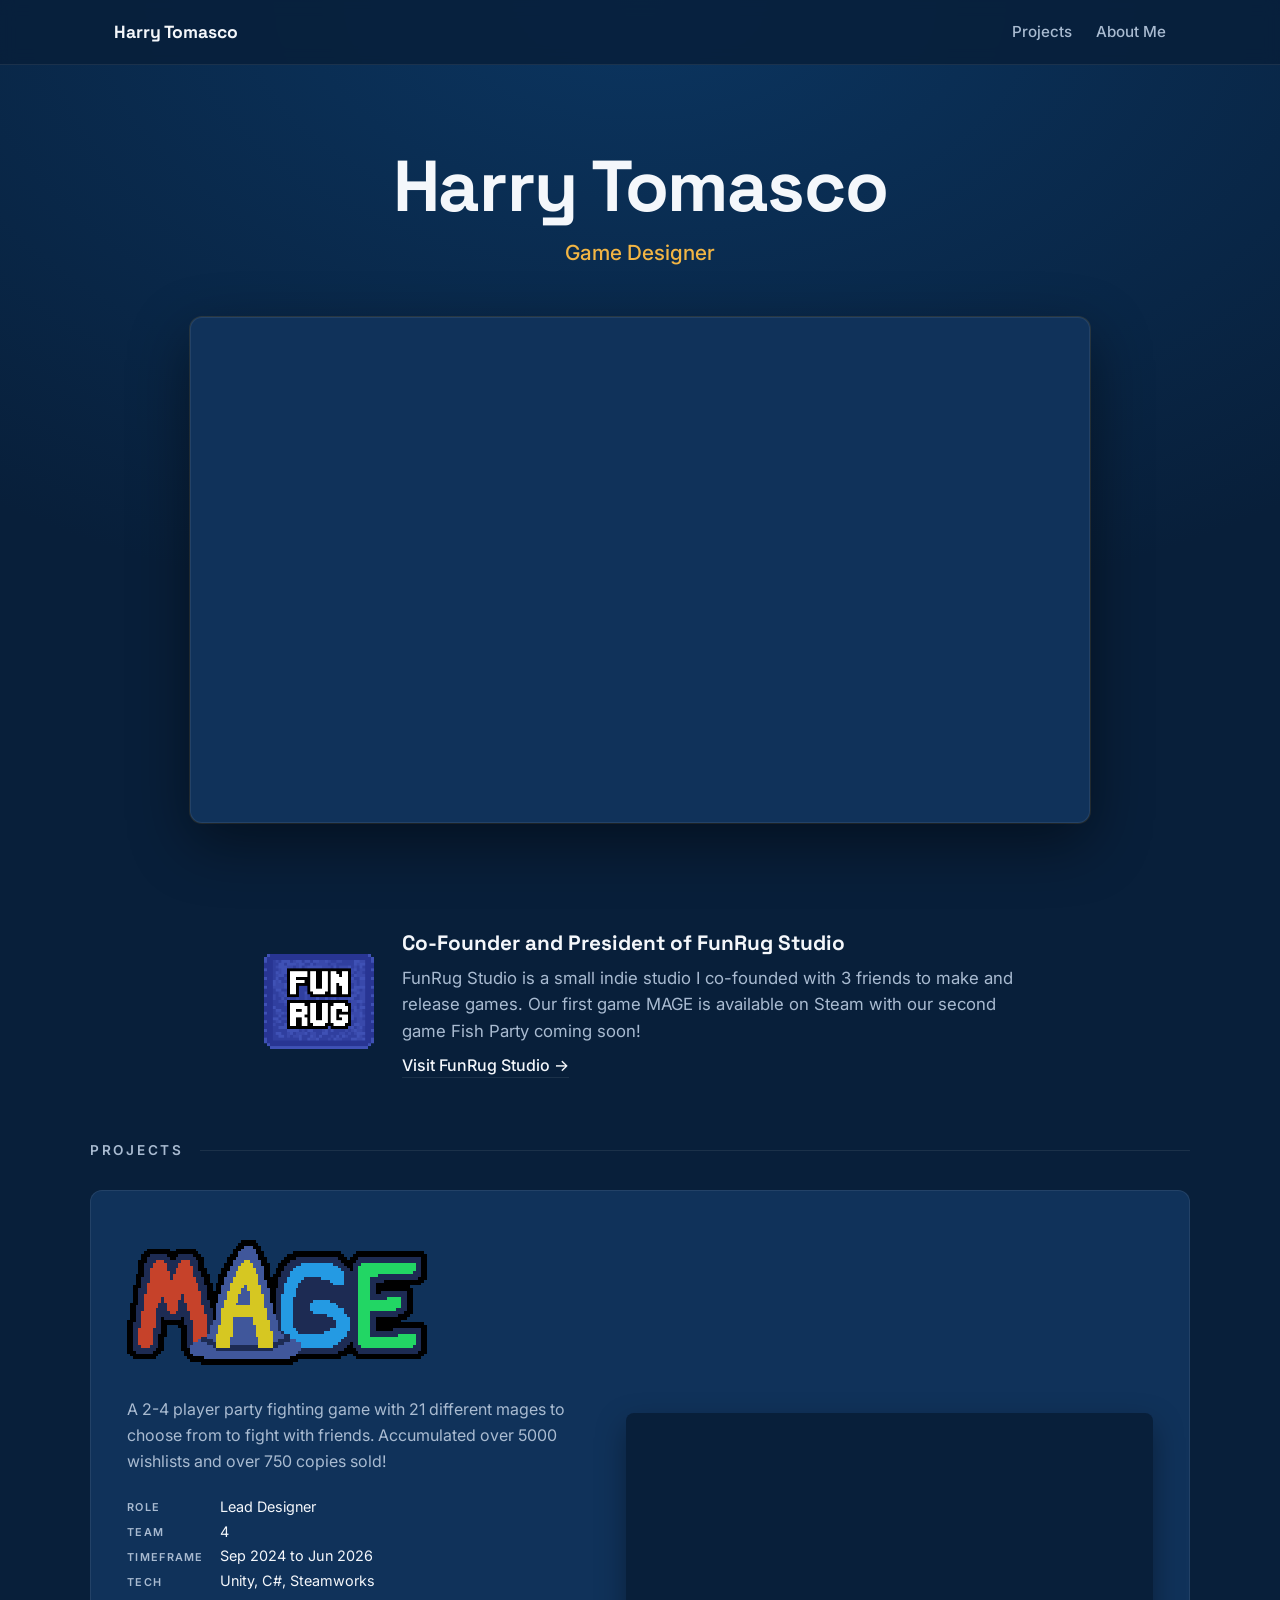
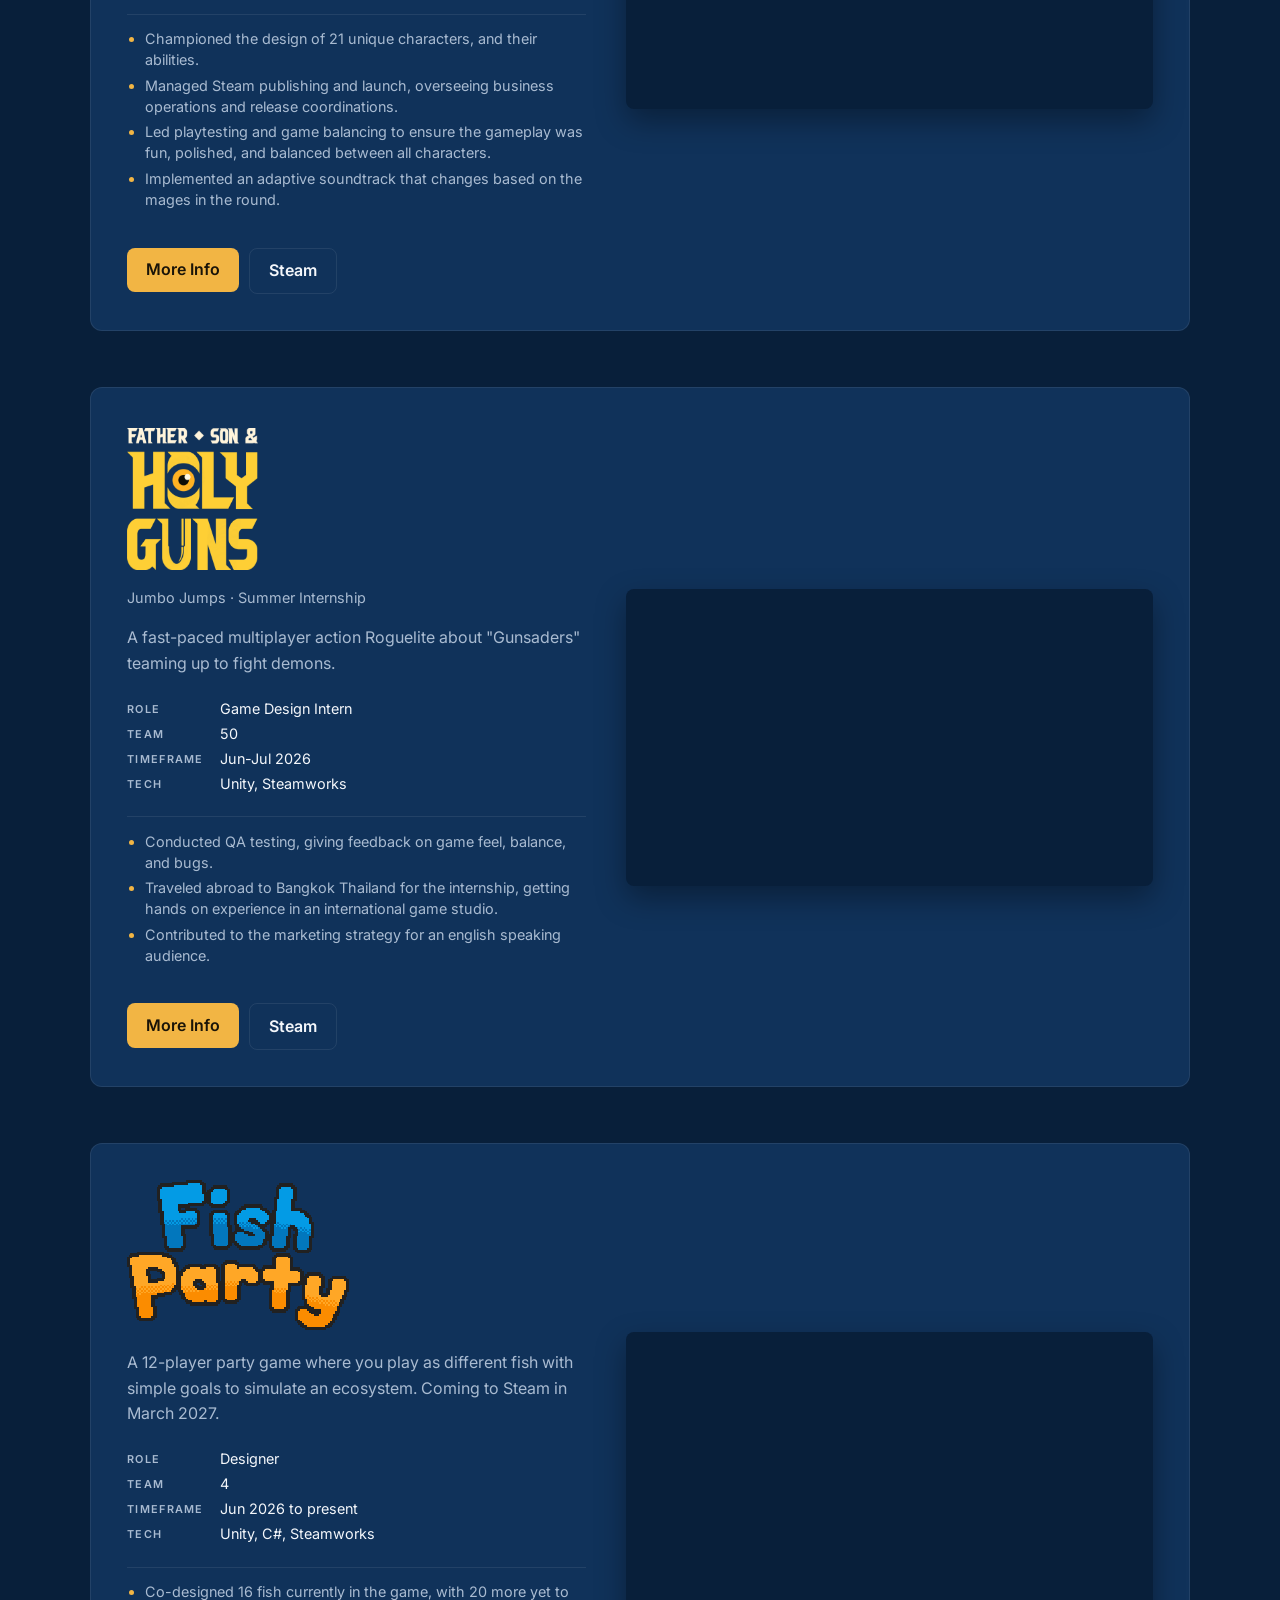
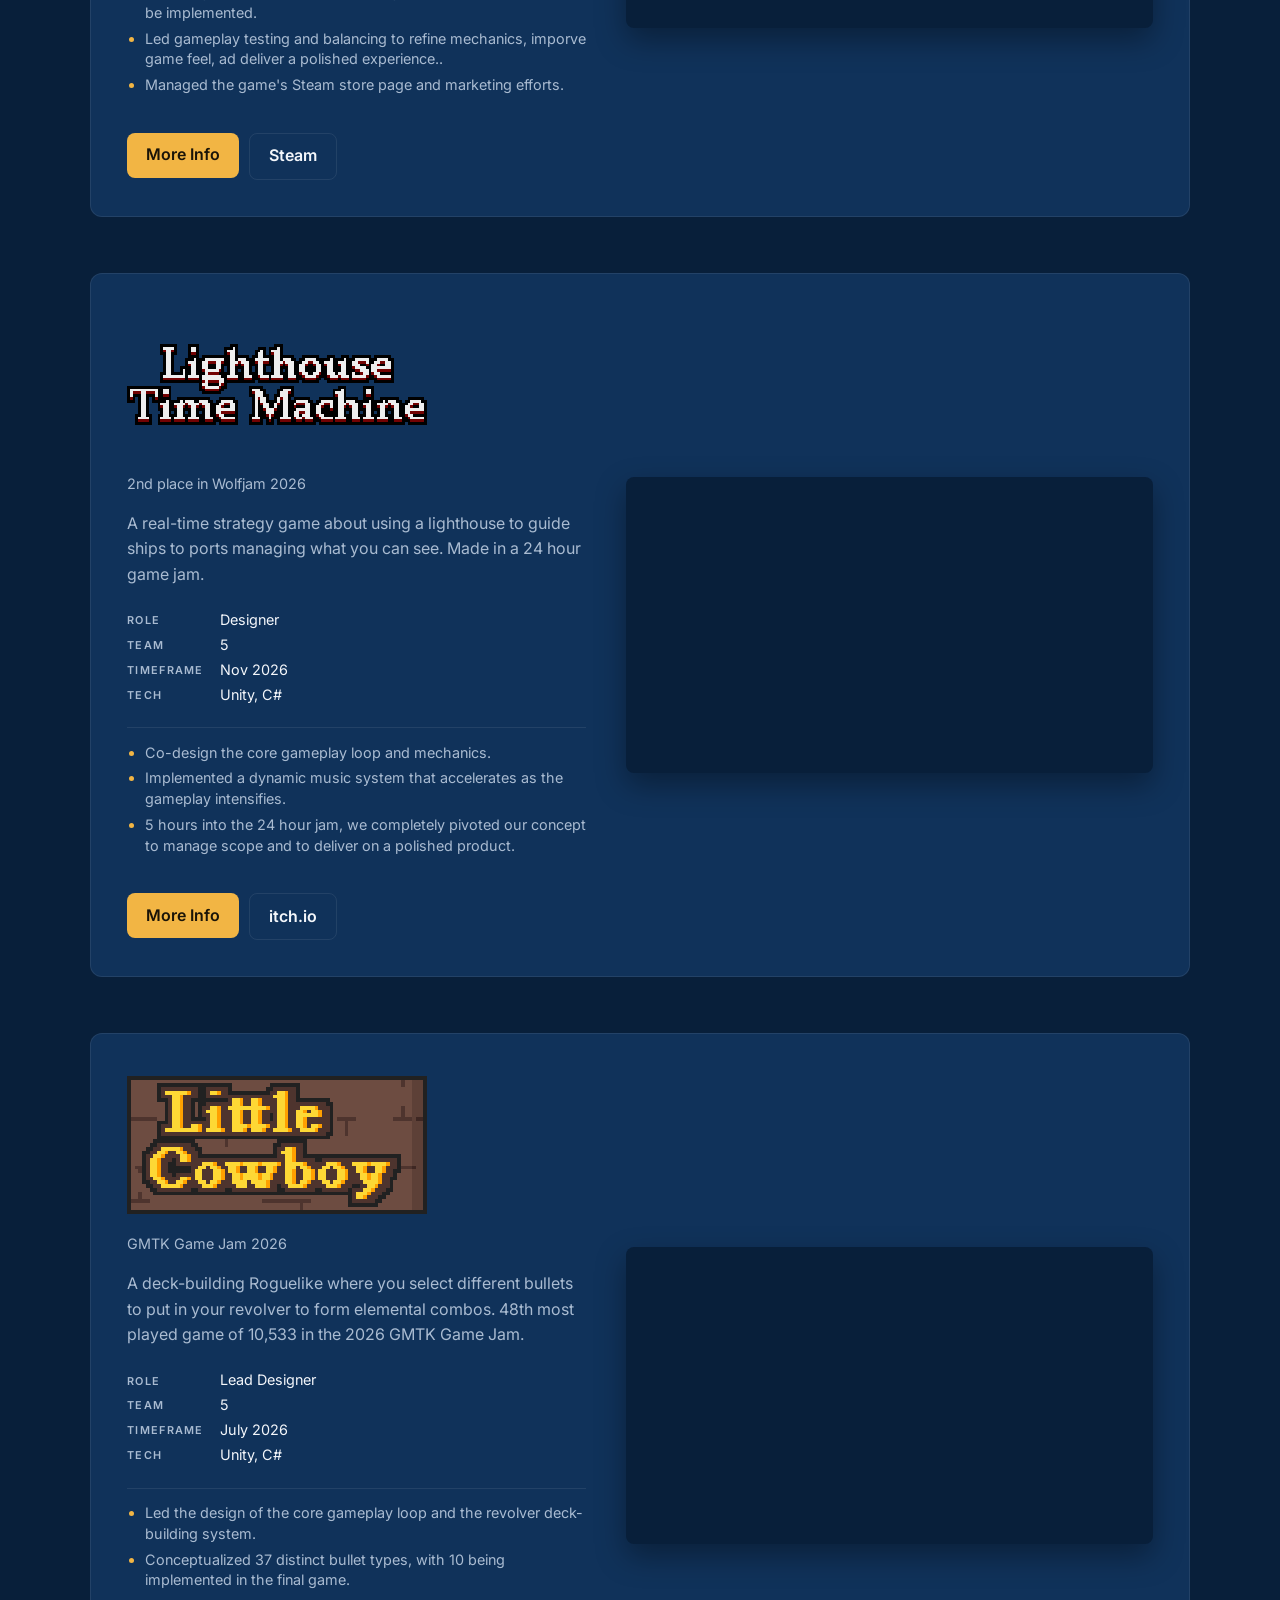
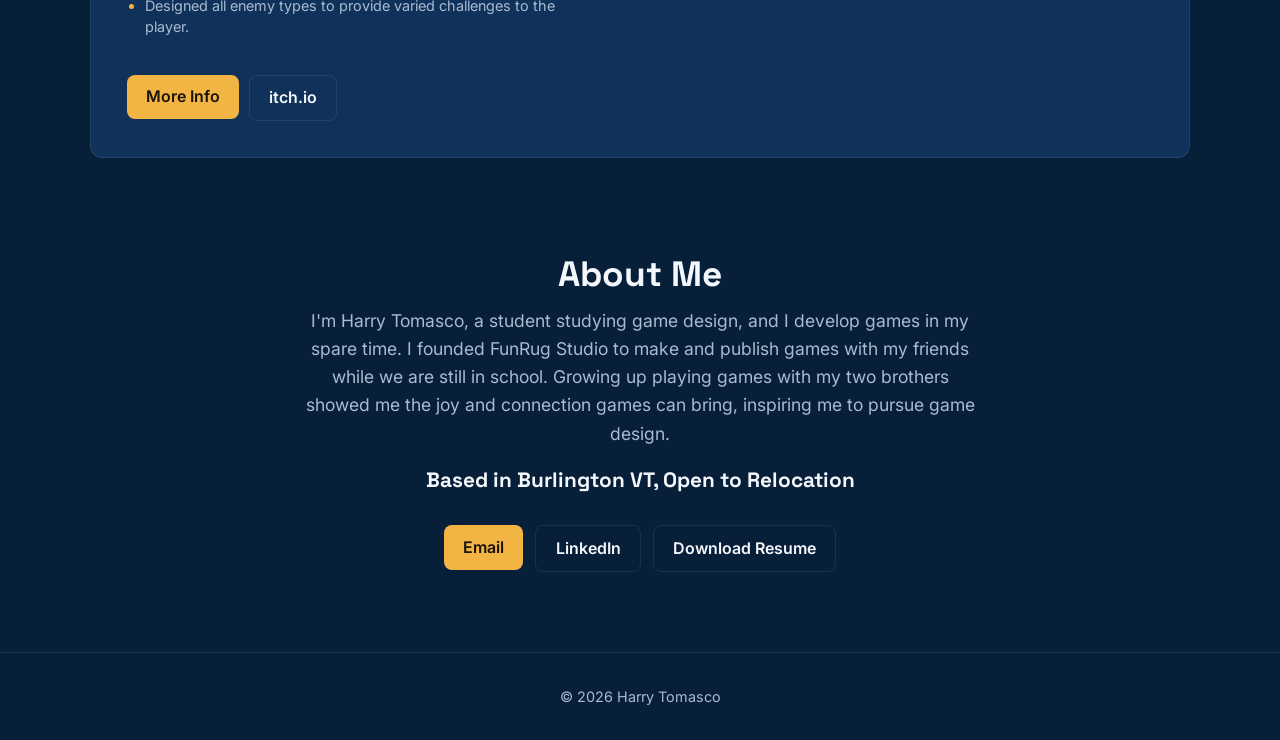
<file: index.html>
<!DOCTYPE html>
<html lang="en">
<head>
  <meta charset="UTF-8">
  <meta name="viewport" content="width=device-width, initial-scale=1.0">
  <title>Harry Tomasco</title>
  <link rel="stylesheet" href="css/style.css">
</head>
<body>

  <!-- ===== NAV BAR ===== -->
  <nav class="nav">
    <div class="container">
      <a class="nav-name" href="index.html">Harry Tomasco</a>
      <div class="nav-links">
        <a href="#projects">Projects</a>
        <a href="#contact">About Me</a>
        <!-- Add a resume link once you have the PDF in the repo:
        <a href="resume.pdf">Resume</a> -->
      </div>
    </div>
  </nav>

  <!-- ===== HEADER: name + info ===== -->
  <header class="container hero">
    <h1>Harry Tomasco</h1>
    <p class="subtitle">Game Designer</p>
    <p class="hero-blurb"><!-- OPTIONAL SHORT INTRO ABOUT YOU HERE --></p>

    <!-- MAGE GIF: put your file at images/mage/hero.gif (or change the path).
         Using an MP4 instead? Swap the <img> for:
         <video src="images/mage/hero.mp4" autoplay loop muted playsinline></video> -->
    <div class="hero-media">
          <video src="images/mage/mage.mp4" autoplay loop muted playsinline></video>
    </div>
  </header>

  <!-- ===== FUNRUG STUDIO BLURB ===== -->
  <section id="studio" class="container studio-blurb">
    <!-- Logo: put your file at images/funrug/logo.png (transparent PNG works best) -->
    <img class="studio-logo" src="images/funrug/funrug-logo.png" alt="FunRug Studio logo">
    <div>
      <p class="studio-title">Co-Founder and President of FunRug Studio</p>      
      <p>FunRug Studio is a small indie studio I co-founded with 3 friends to make and release games. Our first game MAGE is available on Steam with our second game Fish Party coming soon!</p>
      <a class="text-link" href="https://www.funrugstudio.com/">Visit FunRug Studio &rarr;</a>
    </div>
  </section>

  <!-- ===== PROJECTS ===== -->
  <main id="projects" class="container section">
    <h2 class="section-title">Projects</h2>

    <div class="project-grid">

      <!-- Each card: preview GIF/screenshot (left), logo + tags + description + button (right).
           Preview: images/<project>/preview.gif (or .png) — 16:9 looks best. -->

      <article class="project-card">
        <a class="project-media" href="projects/MAGE.html">
          <video src="images/mage/mage.mp4" autoplay loop muted playsinline></video>
        </a>
        <div class="project-body">
          <!-- Logo: images/mage/logo.png (transparent PNG works best). Shows the name as text if the logo is missing. -->
          <img class="project-logo pixelart" src="images/mage/mage-logo.png" alt="MAGE"
               onerror="this.outerHTML='<h3>MAGE</h3>'">
          <p>A 2-4 player party fighting game with 21 different mages to choose from to fight with friends. Accumulated over 5000 wishlists and over 750 copies sold!</p>
          <ul class="project-facts">
            <li><span>Role</span> Lead Designer</li>
            <li><span>Team</span> 4</li>
            <li><span>Timeframe</span> Sep 2024 to Jun 2026</li>
            <li><span>Tech</span> Unity, C#, Steamworks</li>
          </ul>
          <ul class="project-role">
            <li>Championed the design of 21 unique characters, and their abilities.</li>
            <li>Managed Steam publishing and launch, overseeing business operations and release coordinations.</li>
            <li>Led playtesting and game balancing to ensure the gameplay was fun, polished, and balanced between all characters.</li>
            <li>Implemented an adaptive soundtrack that changes based on the mages in the round.</li>
          </ul>
          <div class="card-actions">
            <a class="button" href="projects/MAGE.html">More Info</a>
            <a class="button secondary" href="https://store.steampowered.com/app/4459080/MAGE_Mega_Awesome_Gregarious_Encounters/">Steam</a> <!-- PASTE STEAM URL IN href -->
          </div>
        </div>
      </article>

      <!-- ===== PROFESSIONAL / INTERNSHIP PROJECT ===== -->
      <article class="project-card">
        <a class="project-media" href="projects/father-son-and-holy-guns.html">
        <video src="images/father-son-and-holy-guns/fshg.mp4" autoplay loop muted playsinline></video>        </a>
        <div class="project-body">
          <img class="project-logo" src="images/father-son-and-holy-guns/fshg-logo.png" alt="Father Son and Holy Guns"
               onerror="this.outerHTML='<h3>Father Son and Holy Guns</h3>'">
          <p class="studio-credit">Jumbo Jumps &middot; Summer Internship</p>
          <p>A fast-paced multiplayer action Roguelite about "Gunsaders" teaming up to fight demons. </p>
          <ul class="project-facts">
            <li><span>Role</span> Game Design Intern</li>
            <li><span>Team</span> 50 </li>
            <li><span>Timeframe</span> Jun-Jul 2026</li>
            <li><span>Tech</span> Unity, Steamworks</li>
          </ul>
          <ul class="project-role">
            <li> Conducted QA testing, giving feedback on game feel, balance, and bugs.</li>
            <li> Traveled abroad to Bangkok Thailand for the internship, getting hands on experience in an international game studio.</li>
            <li> Contributed to the marketing strategy for an english speaking audience.</li>
          </ul>
          <div class="card-actions">
            <a class="button" href="projects/father-son-and-holy-guns.html">More Info</a>
            <a class="button secondary" href="https://store.steampowered.com/app/2840880/Father_Son_and_Holy_Guns/">Steam</a> <!-- PASTE STEAM URL IN href -->
          </div>
        </div>
      </article>

      <article class="project-card">
        <a class="project-media" href="projects/fish-party.html">
        <video src="images/fish-party/fish-party.mp4" autoplay loop muted playsinline></video>        </a>
        <div class="project-body">
          <!-- Logo: images/fish-party/logo.png (transparent PNG works best). Shows the name as text if the logo is missing. -->
          <img class="project-logo pixelart" src="images/fish-party/fish-party-logo.png" alt="Fish Party"
               onerror="this.outerHTML='<h3>Fish Party</h3>'">
          <p>A 12-player party game where you play as different fish with simple goals to simulate an ecosystem. Coming to Steam in March 2027.</p>
          <ul class="project-facts">
            <li><span>Role</span> Designer</li>
            <li><span>Team</span> 4</li>
            <li><span>Timeframe</span> Jun 2026 to present</li>
            <li><span>Tech</span> Unity, C#, Steamworks</li>
          </ul>
          <ul class="project-role">
            <li> Co-designed 16 fish currently in the game, with 20 more yet to be implemented.</li>
            <li> Led gameplay testing and balancing to refine mechanics, imporve game feel, ad deliver a polished experience..</li>
            <li> Managed the game's Steam store page and marketing efforts.</li>
          </ul>
          <div class="card-actions">
            <a class="button" href="projects/fish-party.html">More Info</a>
            <a class="button secondary" href="https://store.steampowered.com/app/5170080/Fish_Party/" target="_blank">Steam</a> <!-- PASTE STEAM URL IN href -->
          </div>
        </div>
      </article>

      <article class="project-card">
        <a class="project-media" href="projects/lighthouse-time-machine.html">
          <video src="images/lighthouse-time-machine/lighthouse-time-machine.mp4" autoplay loop muted playsinline></video>
        </a>
        <div class="project-body">
          <!-- Logo: images/lighthouse-time-machine/logo.png (transparent PNG works best). Shows the name as text if the logo is missing. -->
          <img class="project-logo pixelart" src="images/lighthouse-time-machine/lighthouse-logo.png" alt="Lighthouse Time Machine"
               onerror="this.outerHTML='<h3>Lighthouse Time Machine</h3>'">
          <p class="studio-credit">2nd place in Wolfjam 2026</p>
          <p>A real-time strategy game about using a lighthouse to guide ships to ports managing what you can see. Made in a 24 hour game jam.</p>
          <ul class="project-facts">
            <li><span>Role</span> Designer</li>
            <li><span>Team</span> 5</li>
            <li><span>Timeframe</span> Nov 2026</li>
            <li><span>Tech</span> Unity, C#</li>
          </ul>
          <ul class="project-role">
            <li> Co-design the core gameplay loop and mechanics.</li>
            <li> Implemented a dynamic music system that accelerates as the gameplay intensifies.</li>
            <li> 5 hours into the 24 hour jam, we completely pivoted our concept to manage scope and to deliver on a polished product.</li>
          </ul>
          <div class="card-actions">
            <a class="button" href="projects/lighthouse-time-machine.html">More Info</a>
            <a class="button secondary" href="https://funrug-studio.itch.io/lighthouse-game" target="_blank">itch.io</a>
          </div>
        </div>
      </article>

      <article class="project-card">
        <a class="project-media" href="projects/little-cowboy.html">
          <video src="images/little-cowboy/little-cowboy.mp4" autoplay loop muted playsinline></video>
        </a>
        <div class="project-body">
          <!-- Logo: images/little-cowboy/logo.png (transparent PNG works best). Shows the name as text if the logo is missing. -->
          <img class="project-logo pixelart" src="images/little-cowboy/little-cowboy-logo.png" alt="Little Cowboy"
               onerror="this.outerHTML='<h3>Little Cowboy</h3>'">
          <p class="studio-credit">GMTK Game Jam 2026</p>
          <p>A deck-building Roguelike where you select different bullets to put in your revolver to form elemental combos. 48th most played game of 10,533 in the 2026 GMTK Game Jam.</p>
          <ul class="project-facts">
            <li><span>Role</span> Lead Designer</li>
            <li><span>Team</span> 5</li>
            <li><span>Timeframe</span> July 2026</li>
            <li><span>Tech</span> Unity, C#</li>
          </ul>
          <ul class="project-role">
            <li> Led the design of the core gameplay loop and the revolver deck-building system.</li>
            <li> Conceptualized 37 distinct bullet types, with 10 being implemented in the final game.</li>
            <li> Designed all enemy types to provide varied challenges to the player.</li>
          </ul>
          <div class="card-actions">
            <a class="button" href="projects/little-cowboy.html">More Info</a>
            <a class="button secondary" href="https://funrug-studio.itch.io/little-cowboy" target="_blank">itch.io</a>
          </div>
        </div>
      </article>

    </div>
  </main>

  <!-- ===== ABOUT ME + CONTACT ===== -->
  <section id="contact" class="container contact-section">
    <h2>About Me</h2>
    <p>I'm Harry Tomasco, a student studying game design, and I develop games in my spare time. 
      I founded FunRug Studio to make and publish games with my friends while we are still in school.
      Growing up playing games with my two brothers showed me the joy and connection games can bring, inspiring me to pursue game design.</p>
    <p class="studio-title">Based in Burlington VT, Open to Relocation</p>
    <div class="contact-buttons">
      <a class="button" href="mailto:harry.tomasco@gmail.com">Email</a>
      <a class="button secondary" href="https://www.linkedin.com/in/harry-tomasco/" target="_blank">LinkedIn</a>
        <a class="button secondary" href="Harry-Tomasco-Resume.pdf" download>Download Resume</a>

    </div>
  </section>

  <!-- ===== FOOTER ===== -->
  <footer class="footer">
    <div class="container">
      <span>&copy; 2026 Harry Tomasco</span>
    </div>
  </footer>

</body>
</html>
</file>
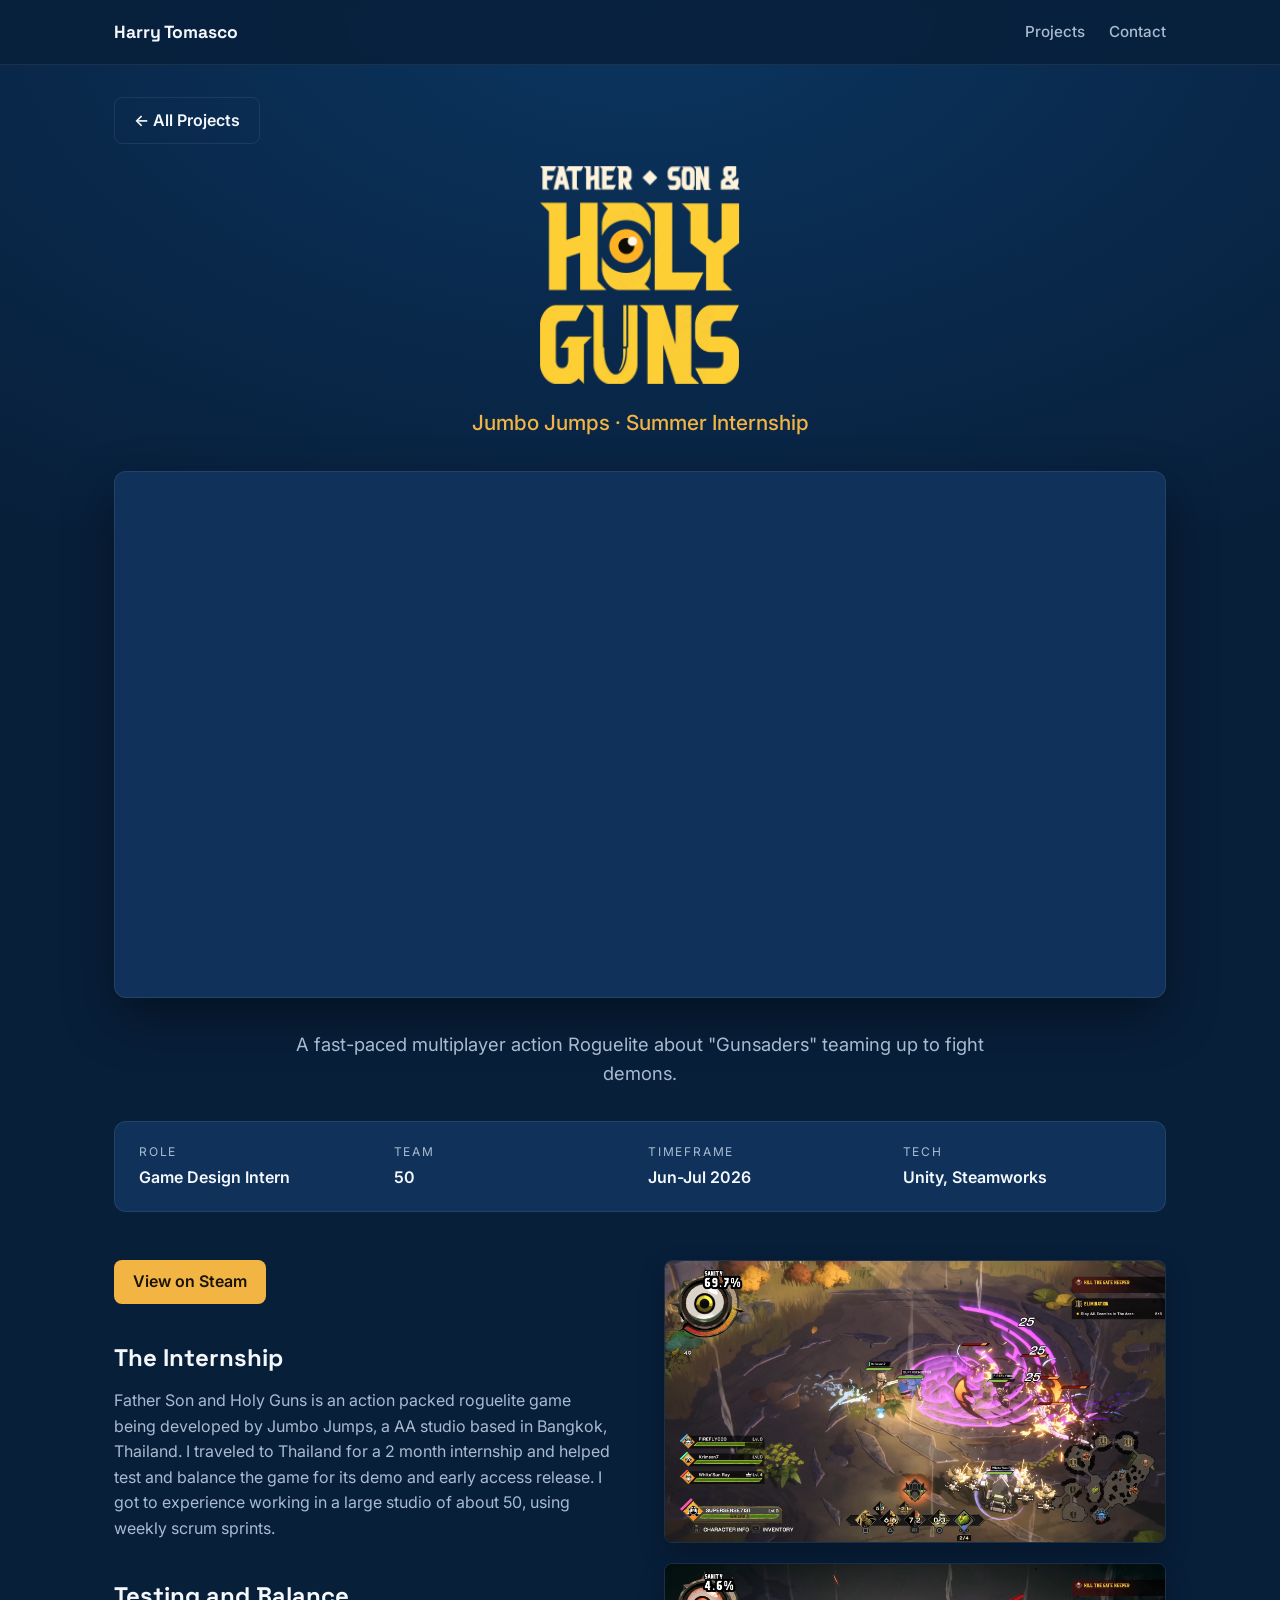
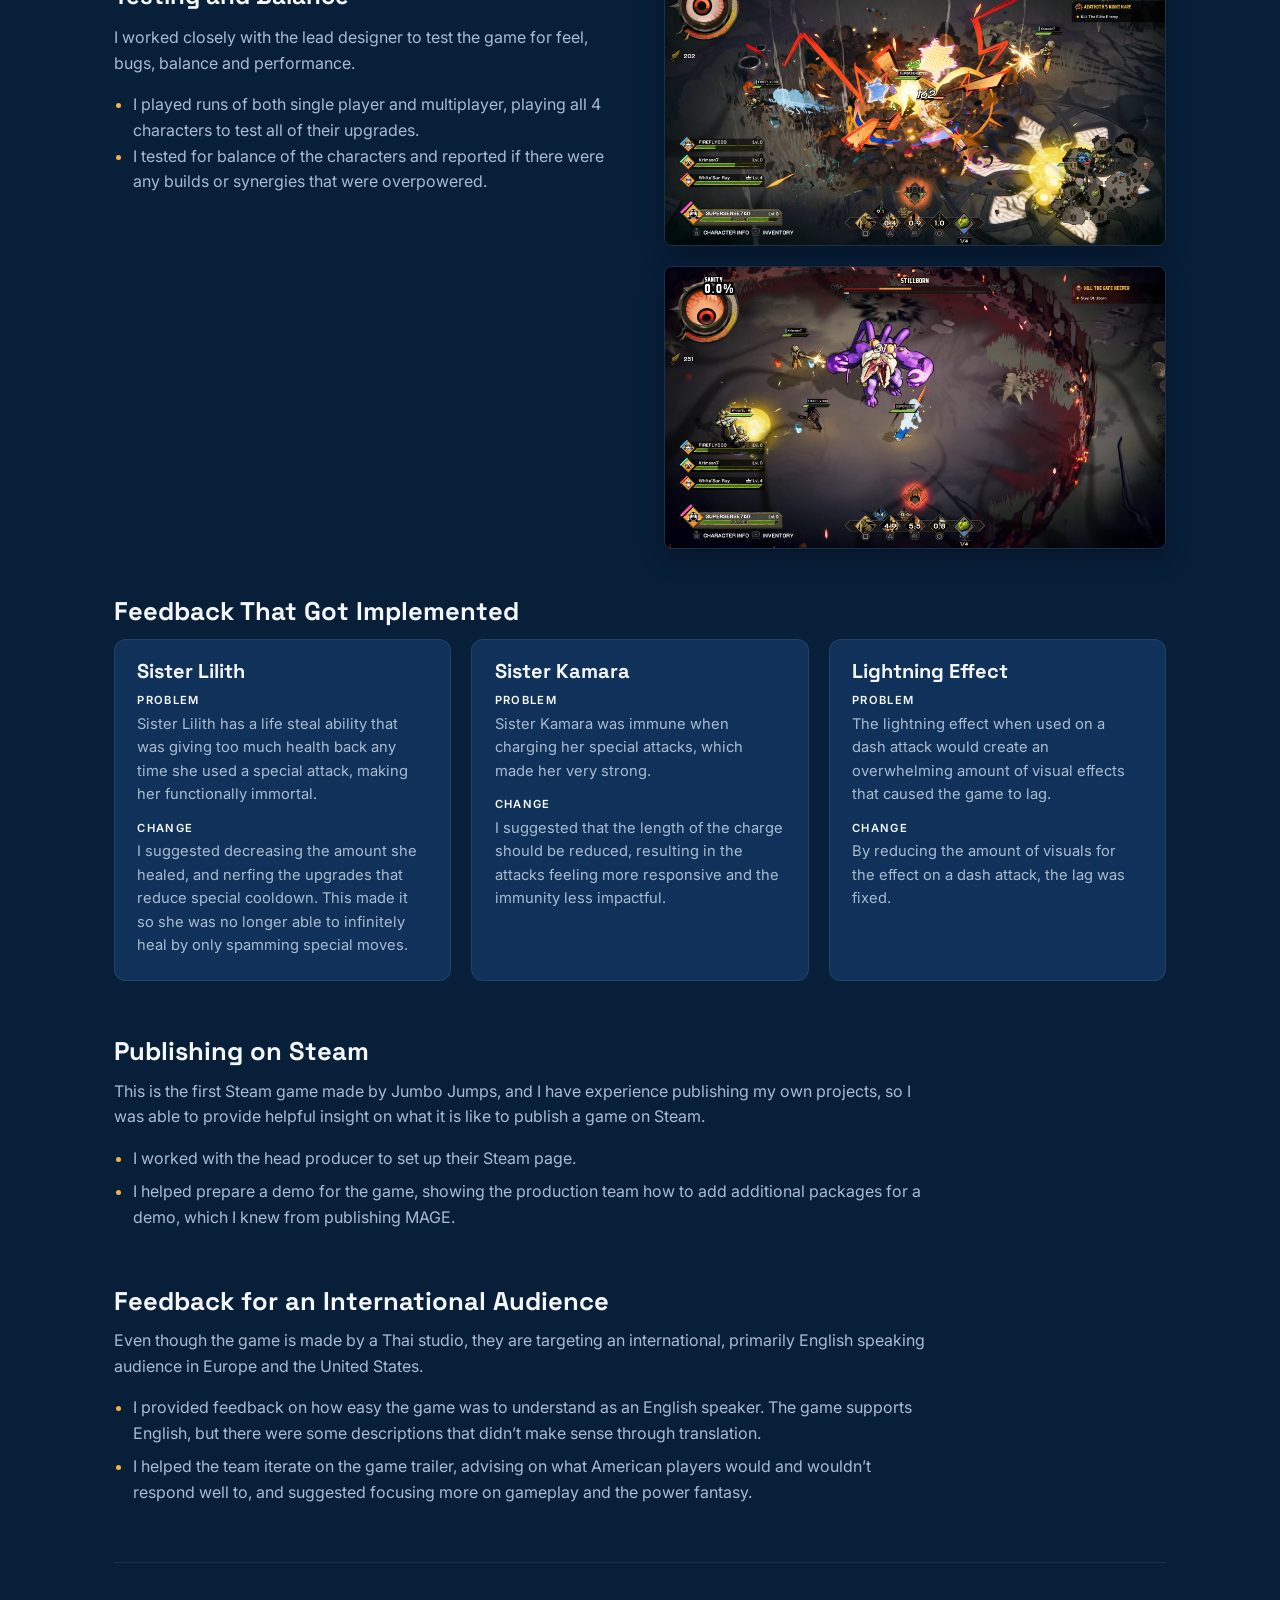
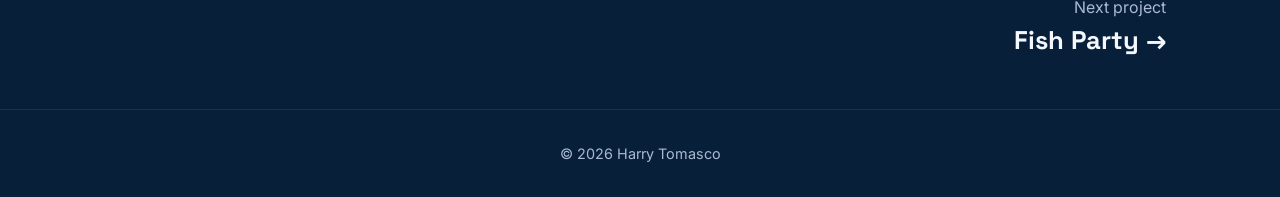
<file: projects/father-son-and-holy-guns.html>
<!DOCTYPE html>
<html lang="en">
<head>
  <meta charset="UTF-8">
  <meta name="viewport" content="width=device-width, initial-scale=1.0">
  <title>Father Son and Holy Guns — Harry Tomasco</title>
  <!-- "../" because this file is one folder down from the site root.
       Every image/video path on this page needs "../" at the front too. -->
  <link rel="stylesheet" href="../css/style.css">
</head>
<body>

  <nav class="nav">
    <div class="container">
      <a class="nav-name" href="../index.html">Harry Tomasco</a>
      <div class="nav-links">
        <a href="../index.html#projects">Projects</a>
        <a href="../index.html#contact">Contact</a>
      </div>
    </div>
  </nav>

  <main class="container">
    <a class="button secondary back-button" href="../index.html#projects">&larr; All Projects</a>

    <!-- ===== TITLE ===== -->
    <header class="project-header">
      <img class="project-logo" src="../images/father-son-and-holy-guns/fshg-logo.png" alt="Father Son and Holy Guns"
           onerror="this.outerHTML='<h1>Father Son and Holy Guns</h1>'">
      <p class="subtitle">Jumbo Jumps &middot; Summer Internship</p>
    </header>

    <!-- ===== MAIN MEDIA ===== -->
    <div class="media-main">
      <video src="../images/father-son-and-holy-guns/fshg.mp4" autoplay loop muted playsinline></video>
    </div>

    <!-- ===== SUMMARY (same as the home page card) ===== -->
    <p class="project-summary">A fast-paced multiplayer action Roguelite about "Gunsaders" teaming up to fight demons.</p>

    <!-- ===== QUICK FACTS ===== -->
    <dl class="meta">
      <div><dt>Role</dt><dd>Game Design Intern</dd></div>
      <div><dt>Team</dt><dd>50</dd></div>
      <div><dt>Timeframe</dt><dd>Jun-Jul 2026</dd></div>
      <div><dt>Tech</dt><dd>Unity, Steamworks</dd></div>
    </dl>

    <!-- ===== WRITEUP (left) + SCREENSHOTS (right) ===== -->
    <div class="project-layout">

      <article class="writeup">
        <div class="button-row">
          <a class="button" href="https://store.steampowered.com/app/2840880/Father_Son_and_Holy_Guns/" target="_blank">View on Steam</a>
        </div>

        <h2>The Internship</h2>
        <p>Father Son and Holy Guns is an action packed roguelite game being developed by Jumbo Jumps, a AA studio based in Bangkok, Thailand. I traveled to Thailand for a 2 month internship and helped test and balance the game for its demo and early access release. I got to experience working in a large studio of about 50, using weekly scrum sprints.</p>

        <h2>Testing and Balance</h2>
        <p>I worked closely with the lead designer to test the game for feel, bugs, balance and performance.</p>
        <ul>
          <li>I played runs of both single player and multiplayer, playing all 4 characters to test all of their upgrades.</li>
          <li>I tested for balance of the characters and reported if there were any builds or synergies that were overpowered.</li>
        </ul>
      </article>

      <!-- Screenshots stack on the right. Copy a <figure> per image;
           a figure whose image is missing hides itself. -->
      <aside class="shots">
        <figure>
          <img src="../images/father-son-and-holy-guns/fshg1.jpg" alt="Father Son and Holy Guns screenshot" onerror="this.parentElement.remove()">
          <figcaption><!-- OPTIONAL CAPTION --></figcaption>
        </figure>
        <figure>
          <img src="../images/father-son-and-holy-guns/fshg2.jpg" alt="Father Son and Holy Guns screenshot" onerror="this.parentElement.remove()">
          <figcaption></figcaption>
        </figure>
        <figure>
          <img src="../images/father-son-and-holy-guns/fshg3.jpg" alt="Father Son and Holy Guns screenshot" onerror="this.parentElement.remove()">
          <figcaption></figcaption>
        </figure>
      </aside>

    </div>

    <!-- ===== FEEDBACK THAT GOT IMPLEMENTED =====
         Optional GIF spots in images/father-son-and-holy-guns/: lilith.gif, kamara.gif, lightning.gif.
         Hidden until the file exists. -->
    <section class="detail-section">
      <h2>Feedback That Got Implemented</h2>
      <div class="card-row">
        <article class="detail-card">
          <video class="card-gif" src="../images/father-son-and-holy-guns/lilith-fshg.mp4" autoplay loop muted playsinline alt="Sister Lilith" onerror="this.remove()"></video>
          <h3>Sister Lilith</h3>
          <dl class="pcr">
            <dt>Problem</dt><dd>Sister Lilith has a life steal ability that was giving too much health back any time she used a special attack, making her functionally immortal.</dd>
            <dt>Change</dt><dd>I suggested decreasing the amount she healed, and nerfing the upgrades that reduce special cooldown. This made it so she was no longer able to infinitely heal by only spamming special moves.</dd>
          </dl>
        </article>
        <article class="detail-card">
          <video class="card-gif" src="../images/father-son-and-holy-guns/kamara-fshg.mp4" autoplay loop muted playsinline alt="Sister Kamara" onerror="this.remove()"></video>
          <h3>Sister Kamara</h3>
          <dl class="pcr">
            <dt>Problem</dt><dd>Sister Kamara was immune when charging her special attacks, which made her very strong.</dd>
            <dt>Change</dt><dd>I suggested that the length of the charge should be reduced, resulting in the attacks feeling more responsive and the immunity less impactful.</dd>
          </dl>
        </article>
        <article class="detail-card">
          <video class="card-gif" src="../images/father-son-and-holy-guns/lightning-fshg.mp4" autoplay loop muted playsinline alt="Lightning Effect" onerror="this.remove()"></video>
          <h3>Lightning Effect</h3>
          <dl class="pcr">
            <dt>Problem</dt><dd>The lightning effect when used on a dash attack would create an overwhelming amount of visual effects that caused the game to lag.</dd>
            <dt>Change</dt><dd>By reducing the amount of visuals for the effect on a dash attack, the lag was fixed.</dd>
          </dl>
        </article>
      </div>
    </section>

    <!-- ===== PUBLISHING ON STEAM ===== -->
    <section class="detail-section">
      <h2>Publishing on Steam</h2>
      <p class="section-intro">This is the first Steam game made by Jumbo Jumps, and I have experience publishing my own projects, so I was able to provide helpful insight on what it is like to publish a game on Steam.</p>
      <ul class="detail-list">
        <li>I worked with the head producer to set up their Steam page.</li>
        <li>I helped prepare a demo for the game, showing the production team how to add additional packages for a demo, which I knew from publishing MAGE.</li>
      </ul>
    </section>

    <!-- ===== FEEDBACK FOR AN INTERNATIONAL AUDIENCE ===== -->
    <section class="detail-section">
      <h2>Feedback for an International Audience</h2>
      <p class="section-intro">Even though the game is made by a Thai studio, they are targeting an international, primarily English speaking audience in Europe and the United States.</p>
      <ul class="detail-list">
        <li>I provided feedback on how easy the game was to understand as an English speaker. The game supports English, but there were some descriptions that didn’t make sense through translation.</li>
        <li>I helped the team iterate on the game trailer, advising on what American players would and wouldn’t respond well to, and suggested focusing more on gameplay and the power fantasy.</li>
      </ul>
    </section>

    <!-- ===== DEMO REEL (optional) =====
         To turn it on: delete the two "REMOVE THIS LINE" lines below, then
         replace VIDEO_ID with the code after "watch?v=" in your YouTube link. -->
    <!-- REMOVE THIS LINE
    <section class="demo-reel">
      <h2>Demo Reel</h2>
      <div class="video-embed">
        <iframe src="https://www.youtube.com/embed/VIDEO_ID" title="Father Son and Holy Guns demo reel" allowfullscreen></iframe>
      </div>
    </section>
    REMOVE THIS LINE -->

    <!-- ===== NEXT PROJECT ===== -->
    <a class="next-project" href="fish-party.html">
      Next project
      <strong>Fish Party &rarr;</strong>
    </a>
  </main>

  <footer class="footer">
    <div class="container">
      <span>&copy; 2026 Harry Tomasco</span>
    </div>
  </footer>

</body>
</html>
</file>
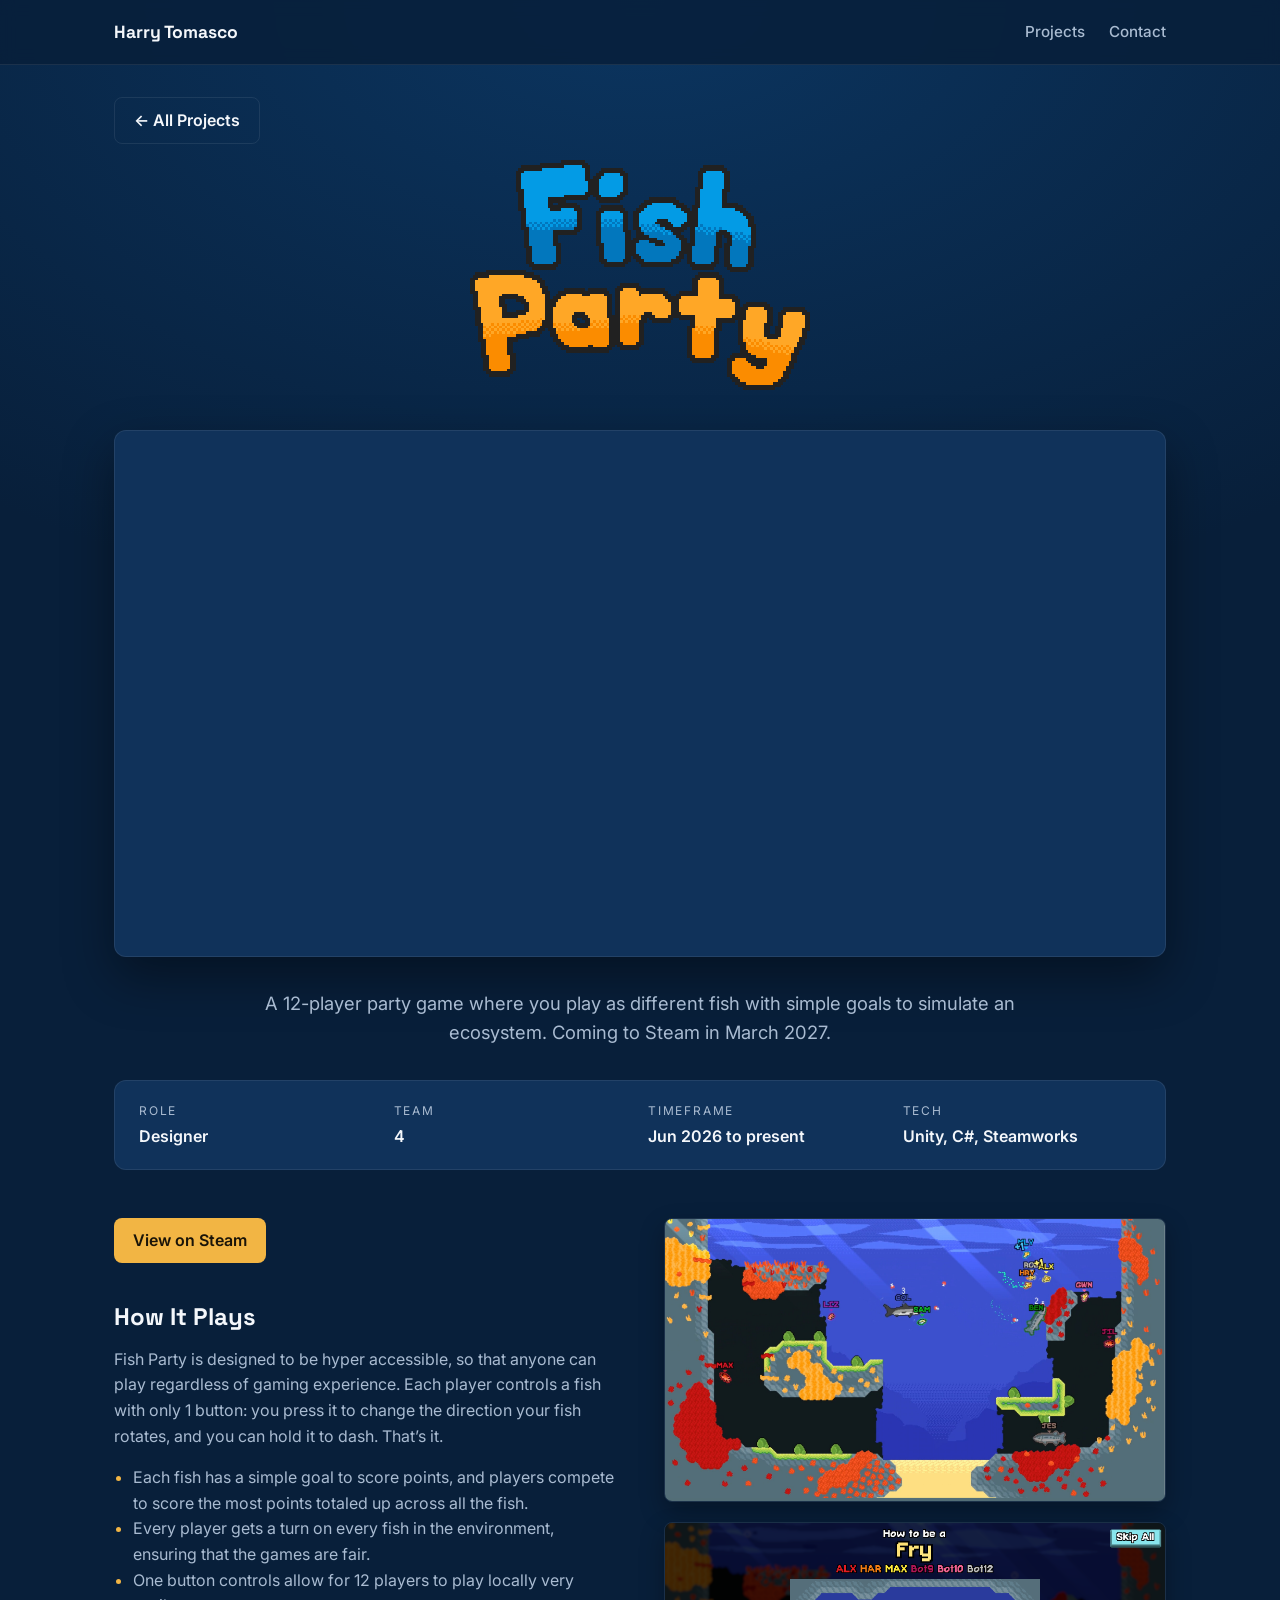
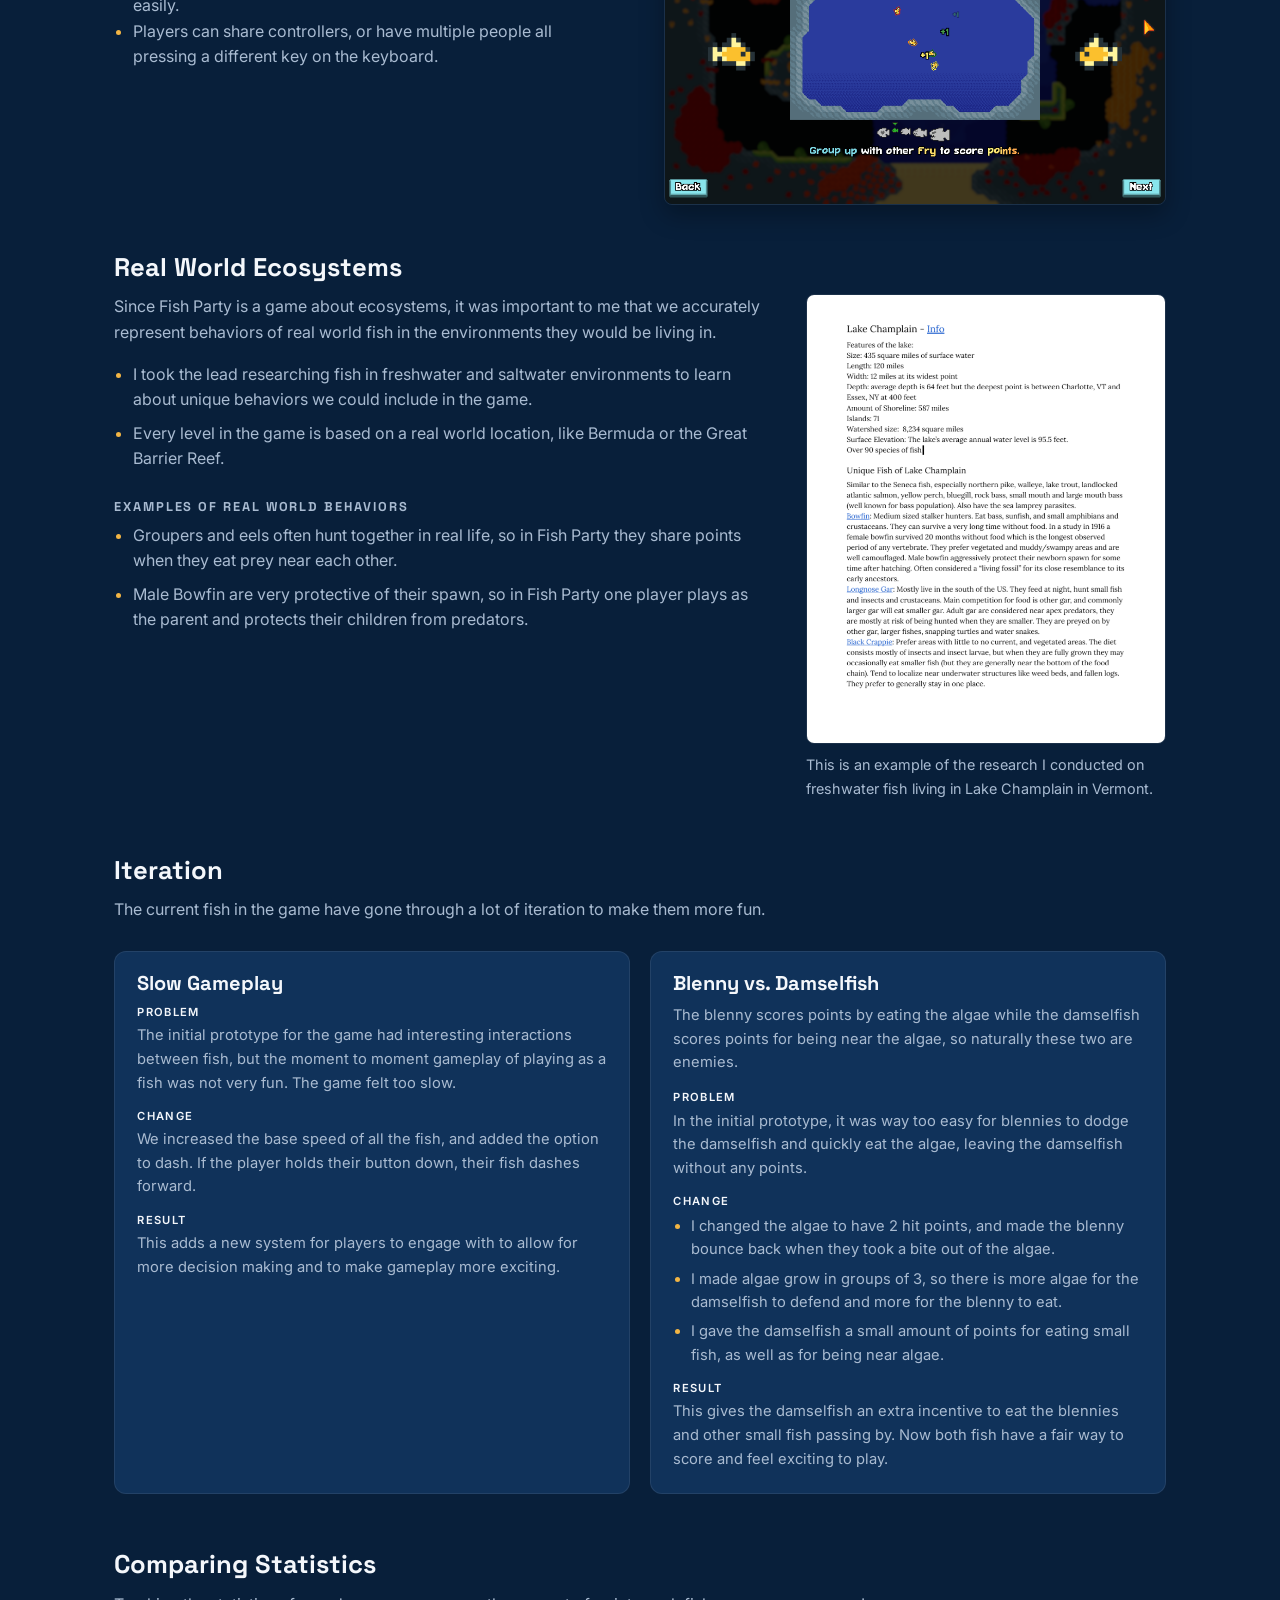
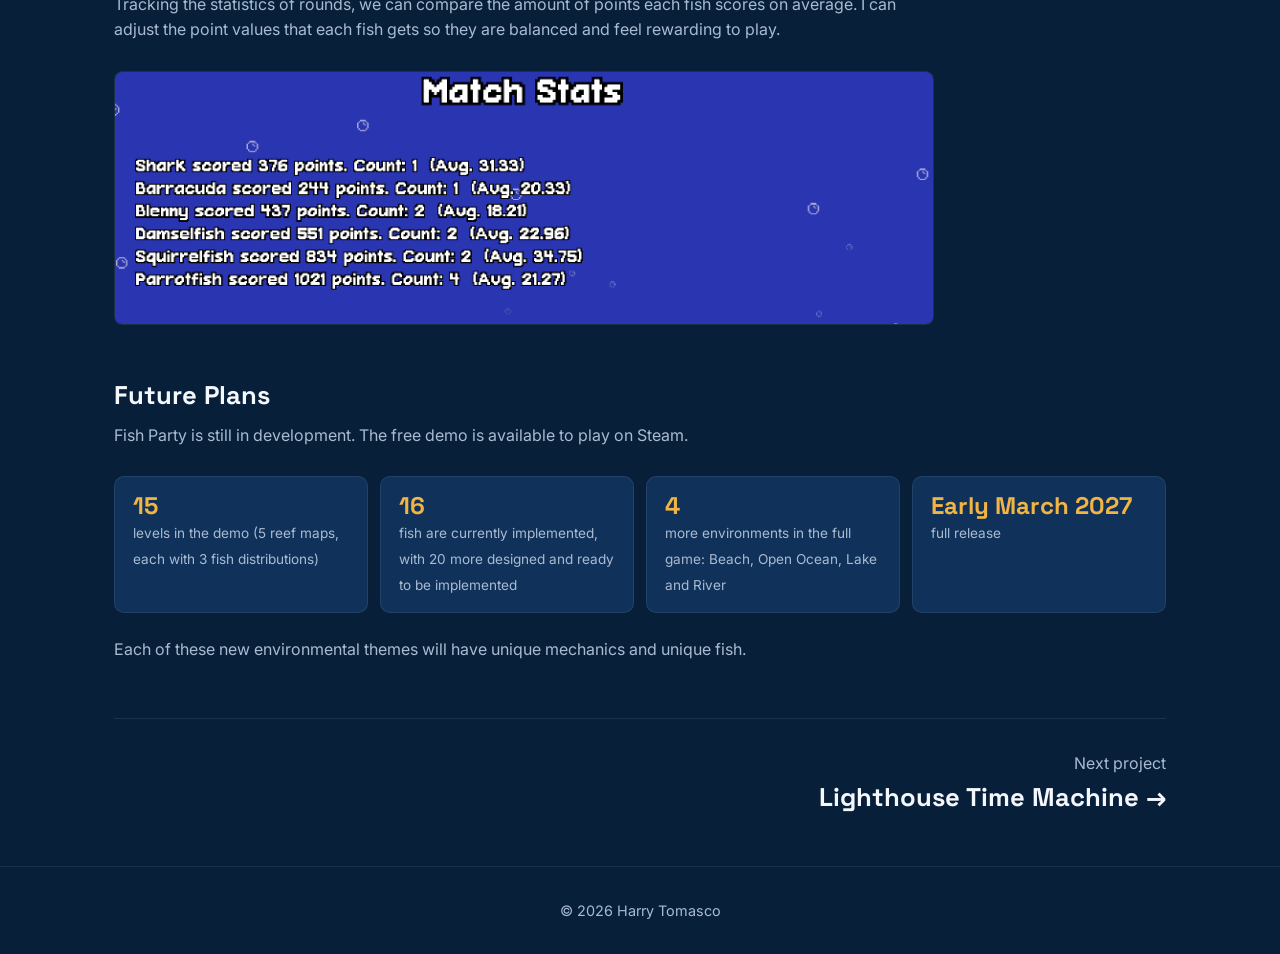
<file: projects/fish-party.html>
<!DOCTYPE html>
<html lang="en">
<head>
  <meta charset="UTF-8">
  <meta name="viewport" content="width=device-width, initial-scale=1.0">
  <title>Fish Party — Harry Tomasco</title>
  <!-- "../" because this file is one folder down from the site root.
       Every image/video path on this page needs "../" at the front too. -->
  <link rel="stylesheet" href="../css/style.css">
</head>
<body>

  <nav class="nav">
    <div class="container">
      <a class="nav-name" href="../index.html">Harry Tomasco</a>
      <div class="nav-links">
        <a href="../index.html#projects">Projects</a>
        <a href="../index.html#contact">Contact</a>
      </div>
    </div>
  </nav>

  <main class="container">
    <a class="button secondary back-button" href="../index.html#projects">&larr; All Projects</a>

    <!-- ===== TITLE ===== -->
    <header class="project-header">
      <img class="project-logo pixelart" src="../images/fish-party/fish-party-logo.png" alt="Fish Party"
           onerror="this.outerHTML='<h1>Fish Party</h1>'">
      <p class="subtitle"><!-- OPTIONAL ONE-LINE TAGLINE HERE --></p>
    </header>

    <!-- ===== MAIN MEDIA ===== -->
    <div class="media-main">
      <video src="../images/fish-party/fish-party.mp4" autoplay loop muted playsinline></video>
    </div>

    <!-- ===== SUMMARY (same as the home page card) ===== -->
    <p class="project-summary">A 12-player party game where you play as different fish with simple goals to simulate an ecosystem. Coming to Steam in March 2027.</p>

    <!-- ===== QUICK FACTS ===== -->
    <dl class="meta">
      <div><dt>Role</dt><dd>Designer</dd></div>
      <div><dt>Team</dt><dd>4</dd></div>
      <div><dt>Timeframe</dt><dd>Jun 2026 to present</dd></div>
      <div><dt>Tech</dt><dd>Unity, C#, Steamworks</dd></div>
    </dl>

    <!-- ===== WRITEUP (left) + SCREENSHOTS (right) ===== -->
    <div class="project-layout">

      <article class="writeup">
        <div class="button-row">
          <a class="button" href="https://store.steampowered.com/app/5170080/Fish_Party/" target="_blank">View on Steam</a>
        </div>

        <h2>How It Plays</h2>
        <p>Fish Party is designed to be hyper accessible, so that anyone can play regardless of gaming experience. Each player controls a fish with only 1 button: you press it to change the direction your fish rotates, and you can hold it to dash. That’s it.</p>
        <ul>
          <li>Each fish has a simple goal to score points, and players compete to score the most points totaled up across all the fish.</li>
          <li>Every player gets a turn on every fish in the environment, ensuring that the games are fair.</li>
          <li>One button controls allow for 12 players to play locally very easily.</li>
          <li>Players can share controllers, or have multiple people all pressing a different key on the keyboard.</li>
        </ul>
      </article>

      <!-- Screenshots stack on the right. Copy a <figure> per image;
           a figure whose image is missing hides itself. -->
      <aside class="shots">
        <figure>
          <img src="../images/fish-party/fish-party-screenshot-1.jpg" alt="Fish Party screenshot" onerror="this.parentElement.remove()">
          <figcaption><!-- OPTIONAL CAPTION --></figcaption>
        </figure>
        <figure>
          <img src="../images/fish-party/fish-party-screenshot-3.png" alt="Fish Party screenshot" onerror="this.parentElement.remove()">
          <figcaption></figcaption>
        </figure>
      </aside>

    </div>

    <!-- ===== REAL WORLD ECOSYSTEMS =====
         Research image: images/fish-party/research.png. Its caption hides with it until the file exists. -->
        <section class="detail-section">
      <h2>Real World Ecosystems</h2>
      <div class="split">
        <div>
          <p class="section-intro">Since Fish Party is a game about ecosystems, it was important to me that we accurately represent behaviors of real world fish in the environments they would be living in.</p>
          <ul class="detail-list">
            <li>I took the lead researching fish in freshwater and saltwater environments to learn about unique behaviors we could include in the game.</li>
            <li>Every level in the game is based on a real world location, like Bermuda or the Great Barrier Reef.</li>
          </ul>

          <h3 class="mini-heading">Examples of real world behaviors</h3>
          <ul class="detail-list">
            <li>Groupers and eels often hunt together in real life, so in Fish Party they share points when they eat prey near each other.</li>
            <li>Male Bowfin are very protective of their spawn, so in Fish Party one player plays as the parent and protects their children from predators.</li>
          </ul>
        </div>

        <figure class="doc-figure">
          <img src="../images/fish-party/fish-party-research.png" alt="Research on freshwater fish in Lake Champlain" onerror="this.parentElement.remove()">
          <figcaption>This is an example of the research I conducted on freshwater fish living in Lake Champlain in Vermont.</figcaption>
        </figure>
      </div>
    </section>

    <!-- ===== ITERATION =====
         Optional GIF spots: images/fish-party/dash.gif and blenny-damselfish.gif.
         Before/after pictures: images/fish-party/blenny-before.png and blenny-after.png. -->
    <section class="detail-section">
      <h2>Iteration</h2>
      <p class="section-intro">The current fish in the game have gone through a lot of iteration to make them more fun.</p>
      <div class="card-row two">
        <article class="detail-card">
          <video class="card-gif" src="../images/fish-party/fish-party-dash.mp4" autoplay loop muted playsinline alt="Fish dashing" onerror="this.remove()"></video>
          <h3>Slow Gameplay</h3>
          <dl class="pcr">
            <dt>Problem</dt><dd>The initial prototype for the game had interesting interactions between fish, but the moment to moment gameplay of playing as a fish was not very fun. The game felt too slow.</dd>
            <dt>Change</dt><dd>We increased the base speed of all the fish, and added the option to dash. If the player holds their button down, their fish dashes forward.</dd>
            <dt>Result</dt><dd>This adds a new system for players to engage with to allow for more decision making and to make gameplay more exciting.</dd>
          </dl>
        </article>
        <article class="detail-card">
          <h3>Blenny vs. Damselfish</h3>
          <p class="card-lead">The blenny scores points by eating the algae while the damselfish scores points for being near the algae, so naturally these two are enemies.</p>
          <dl class="pcr">
            <dt>Problem</dt><dd>In the initial prototype, it was way too easy for blennies to dodge the damselfish and quickly eat the algae, leaving the damselfish without any points.</dd>
            <dt>Change</dt>
            <dd>
              <ul>
                <li>I changed the algae to have 2 hit points, and made the blenny bounce back when they took a bite out of the algae.</li>
                <li>I made algae grow in groups of 3, so there is more algae for the damselfish to defend and more for the blenny to eat.</li>
                <li>I gave the damselfish a small amount of points for eating small fish, as well as for being near algae.</li>
              </ul>
            </dd>
            <dt>Result</dt><dd>This gives the damselfish an extra incentive to eat the blennies and other small fish passing by. Now both fish have a fair way to score and feel exciting to play.</dd>
          </dl>
        </article>
      </div>

      <div class="before-after">
        <figure class="doc-figure">
          <figcaption>Before</figcaption>
          <video src="../images/fish-party/fish-party-old-blenny.mp4" autoplay loop muted playsinline alt="Blennies and damselfish before the changes" onerror="this.parentElement.remove()"></video>
        </figure>
        <figure class="doc-figure">
          <figcaption>After</figcaption>
          <video src="../images/fish-party/fish-party-new-blenny.mp4" autoplay loop muted playsinline alt="Blennies and damselfish after the changes" onerror="this.parentElement.remove()"></video>
        </figure>
      </div>
    </section>

    <!-- ===== COMPARING STATISTICS =====
         Stats picture: images/fish-party/stats.png. Hidden until the file exists. -->
    <section class="detail-section">
      <h2>Comparing Statistics</h2>
      <p class="section-intro">Tracking the statistics of rounds, we can compare the amount of points each fish scores on average. I can adjust the point values that each fish gets so they are balanced and feel rewarding to play.</p>
      <figure class="doc-figure">
        <img src="../images/fish-party/fish-party-stats.png" alt="Fish Party round statistics" onerror="this.parentElement.remove()">
      </figure>
    </section>

    <!-- ===== FUTURE PLANS ===== -->
    <section class="detail-section">
      <h2>Future Plans</h2>
      <p class="section-intro">Fish Party is still in development. The free demo is available to play on Steam.</p>
      <div class="stats wide">
        <div class="stat"><strong>15</strong><span>levels in the demo (5 reef maps, each with 3 fish distributions)</span></div>
        <div class="stat"><strong>16</strong><span>fish are currently implemented, with 20 more designed and ready to be implemented</span></div>
        <div class="stat"><strong>4</strong><span>more environments in the full game: Beach, Open Ocean, Lake and River</span></div>
        <div class="stat"><strong>Early March 2027</strong><span>full release</span></div>
      </div>
      <p class="section-intro">Each of these new environmental themes will have unique mechanics and unique fish.</p>
    </section>

    <!-- ===== DEMO REEL (optional) =====
         To turn it on: delete the two "REMOVE THIS LINE" lines below, then
         replace VIDEO_ID with the code after "watch?v=" in your YouTube link. -->
    <!-- REMOVE THIS LINE
    <section class="demo-reel">
      <h2>Demo Reel</h2>
      <div class="video-embed">
        <iframe src="https://www.youtube.com/embed/VIDEO_ID" title="Fish Party demo reel" allowfullscreen></iframe>
      </div>
    </section>
    REMOVE THIS LINE -->

    <!-- ===== NEXT PROJECT ===== -->
    <a class="next-project" href="lighthouse-time-machine.html">
      Next project
      <strong>Lighthouse Time Machine &rarr;</strong>
    </a>
  </main>

  <footer class="footer">
    <div class="container">
      <span>&copy; 2026 Harry Tomasco</span>
    </div>
  </footer>

</body>
</html>
</file>
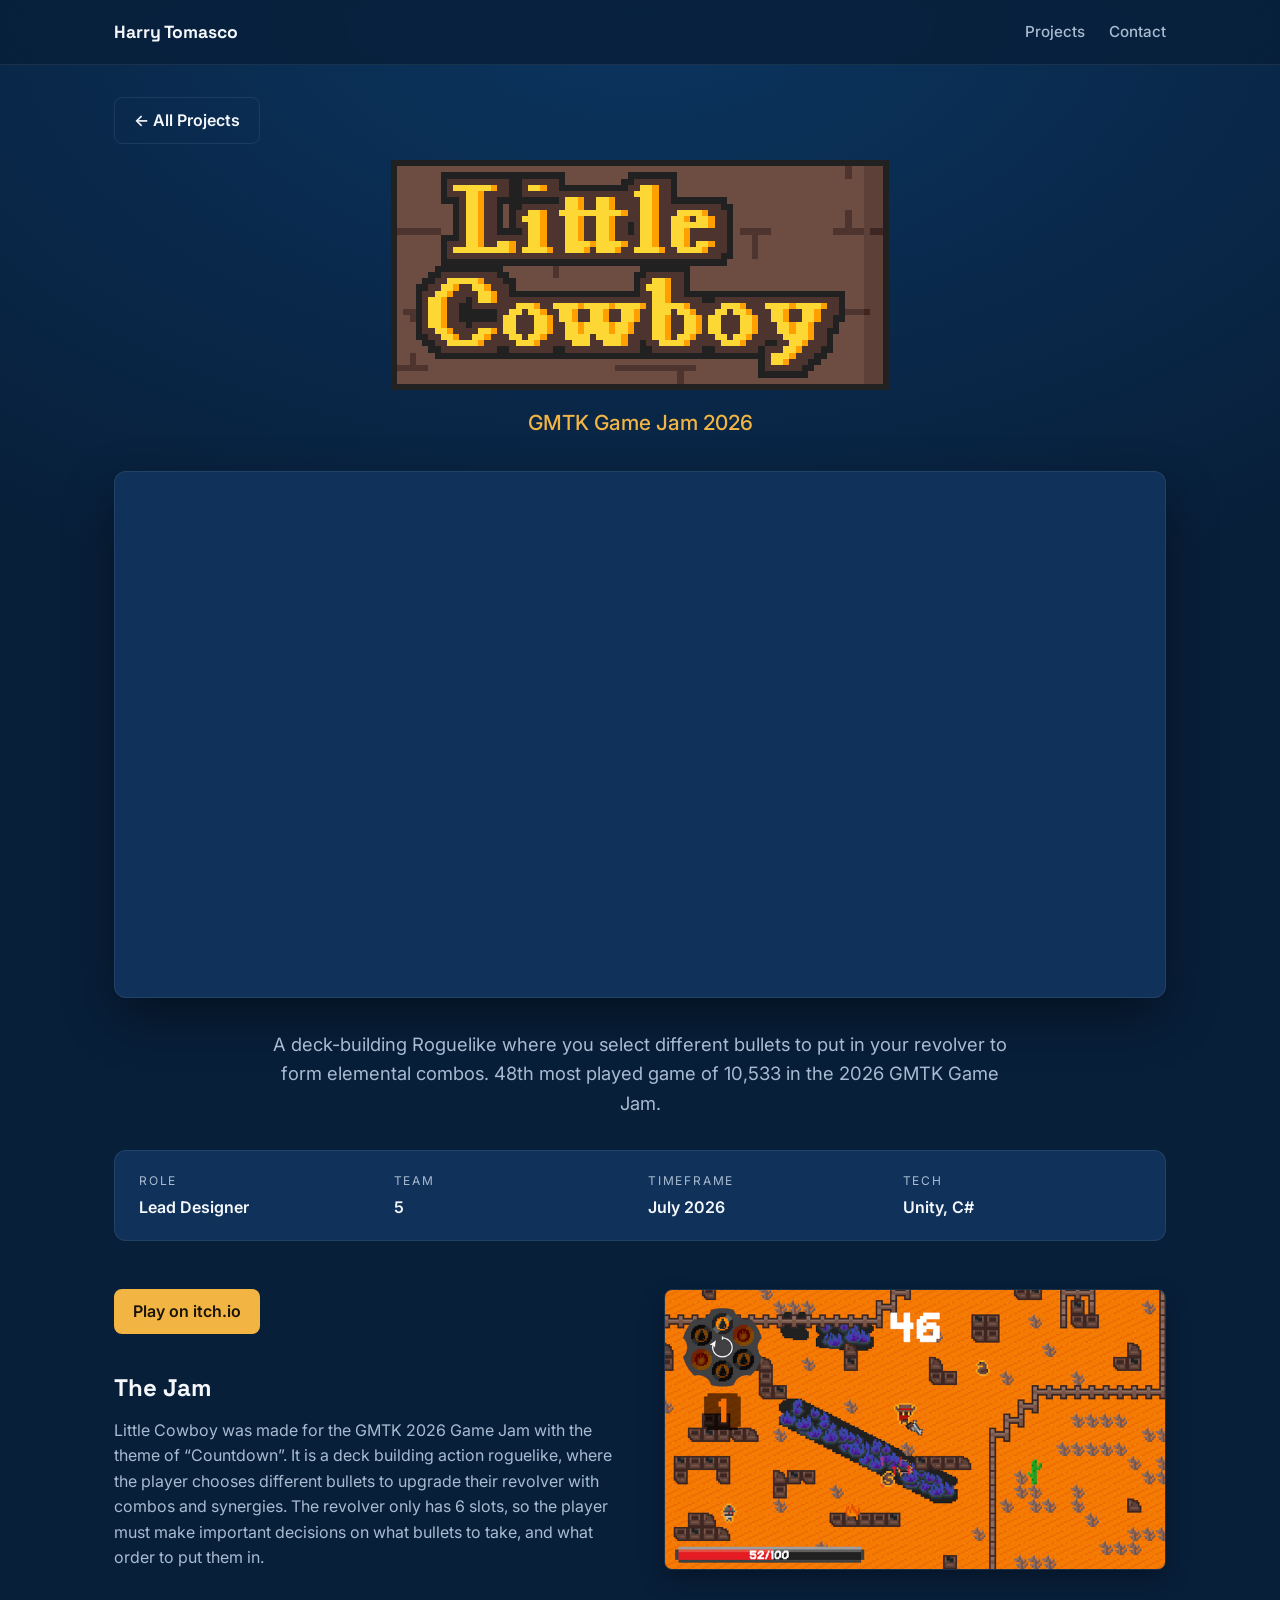
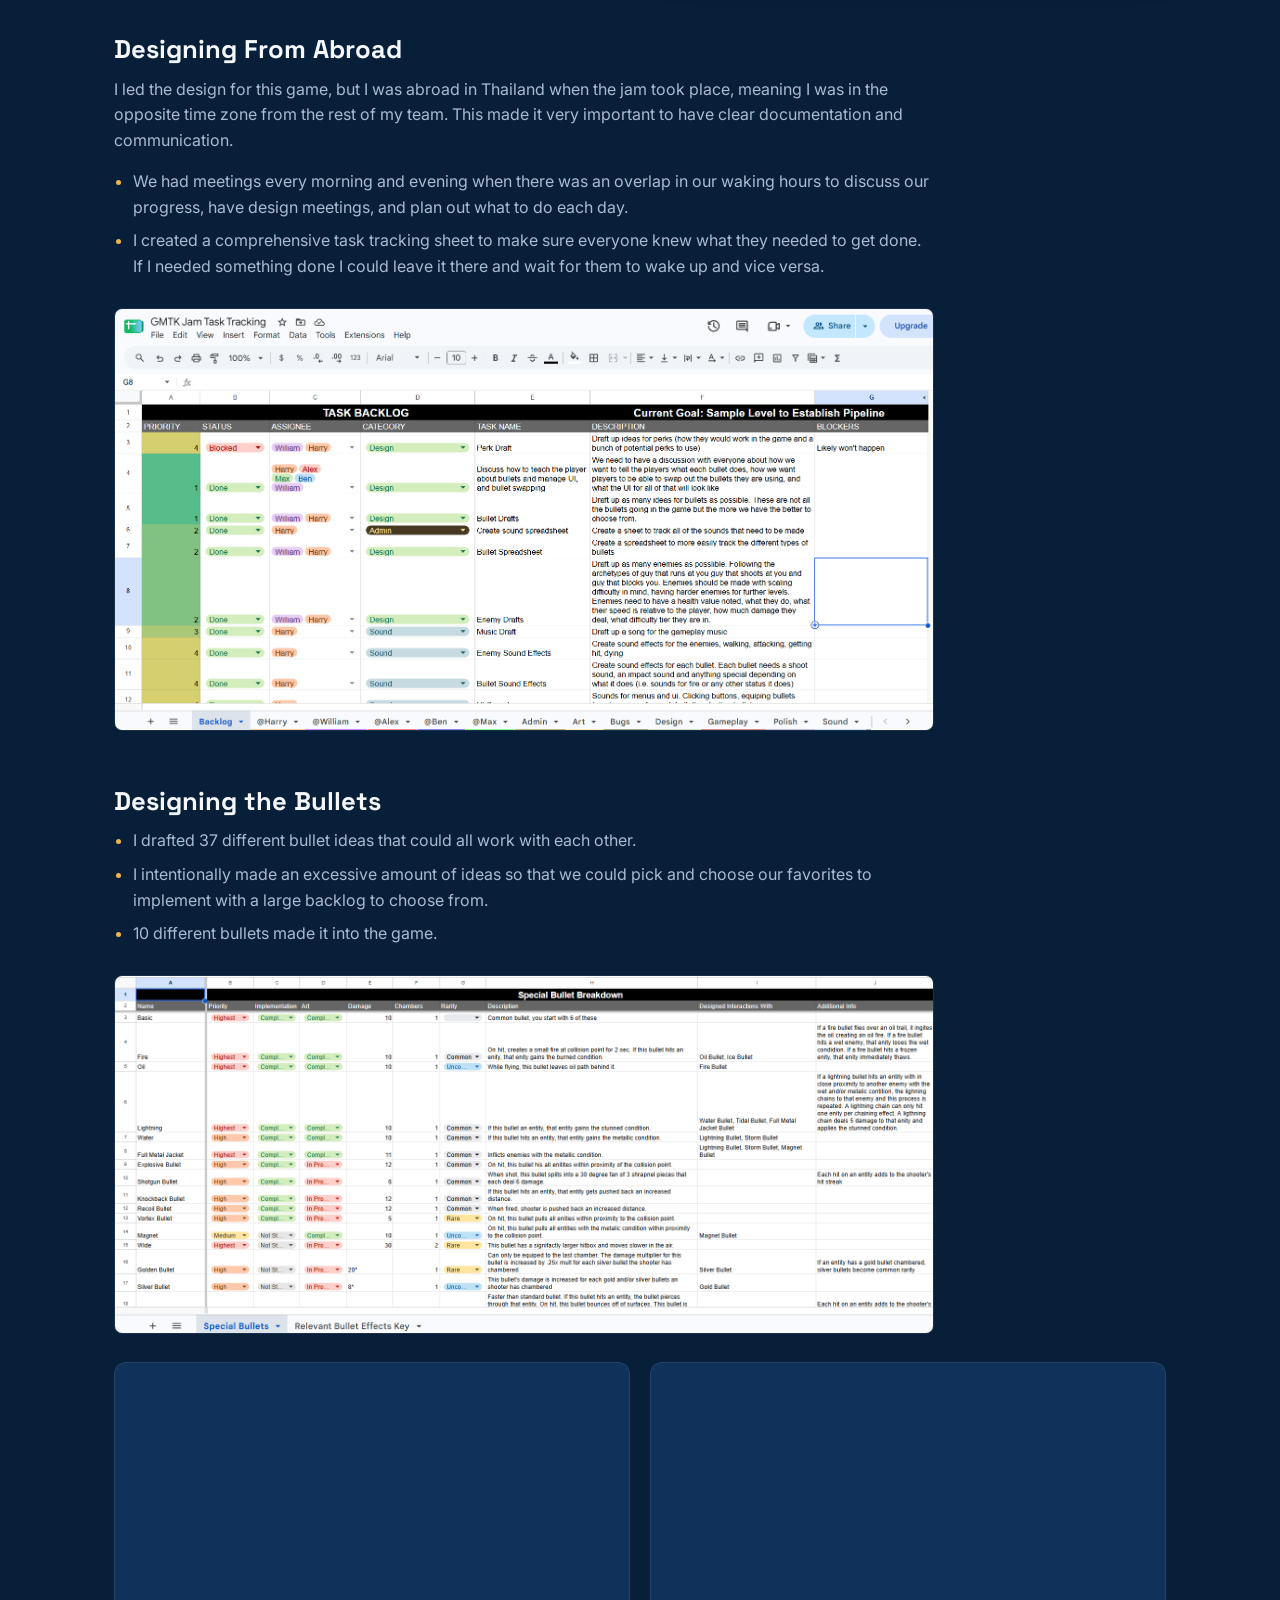
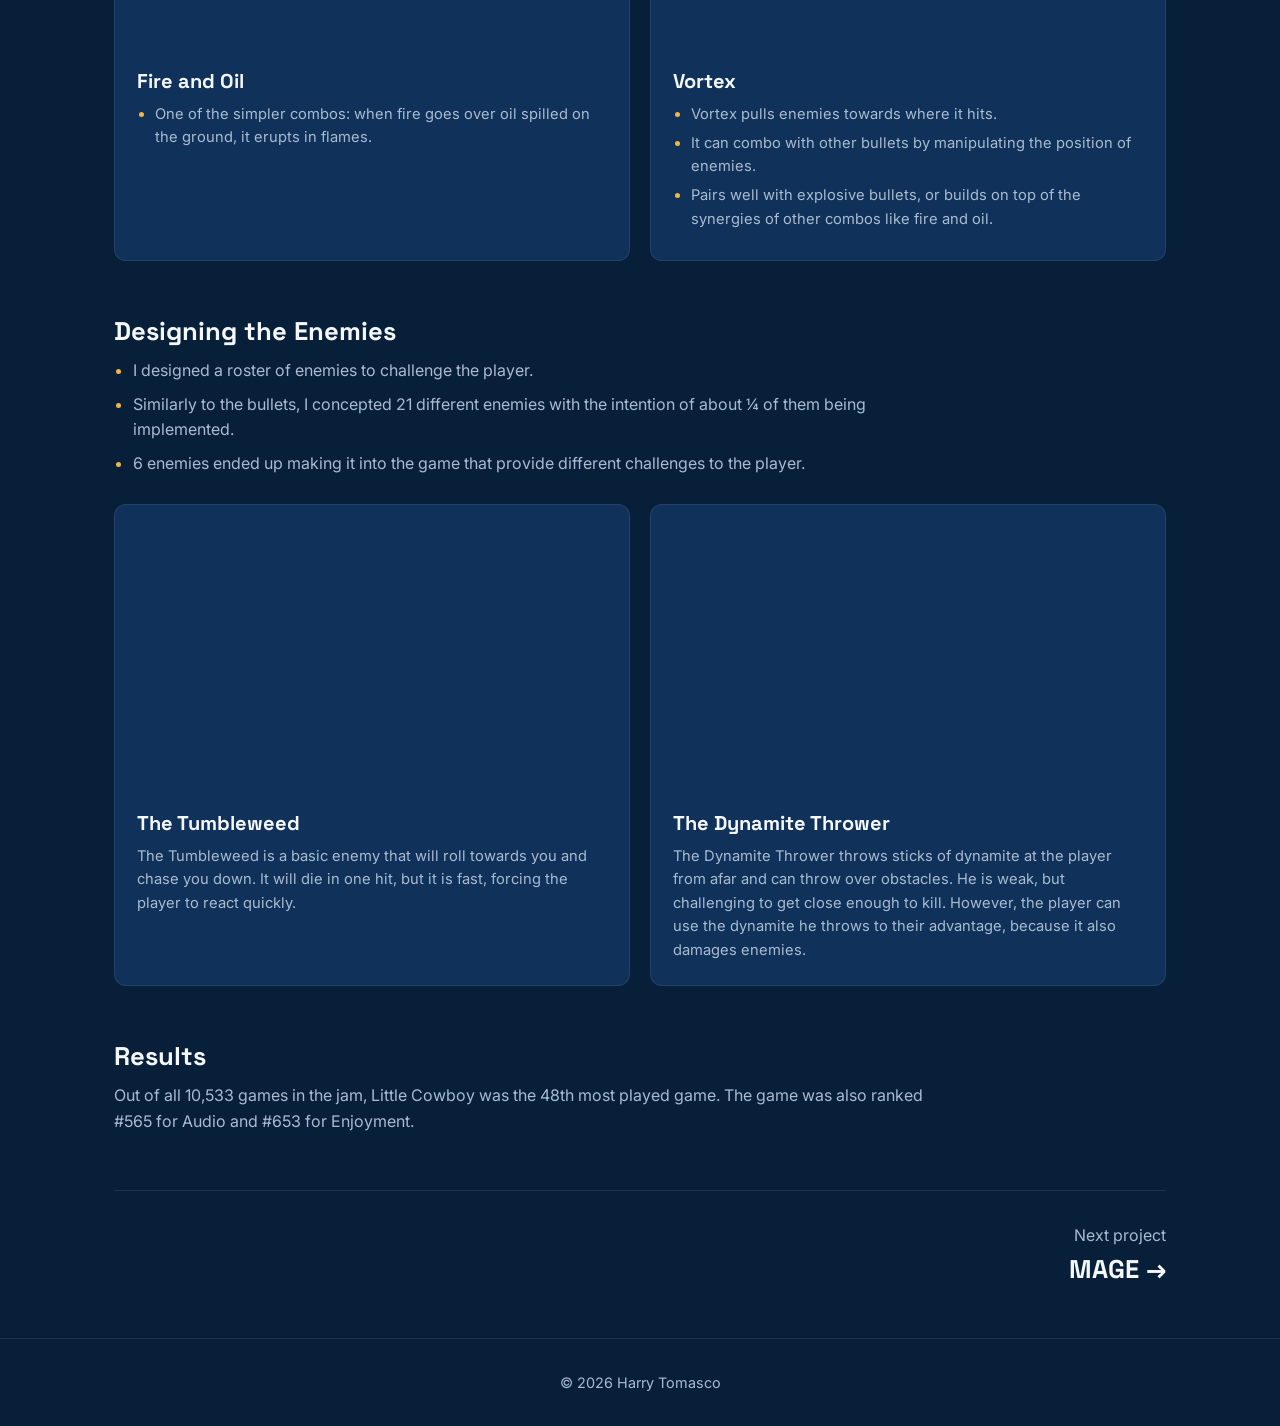
<file: projects/little-cowboy.html>
<!DOCTYPE html>
<html lang="en">
<head>
  <meta charset="UTF-8">
  <meta name="viewport" content="width=device-width, initial-scale=1.0">
  <title>Little Cowboy — Harry Tomasco</title>
  <!-- "../" because this file is one folder down from the site root.
       Every image/video path on this page needs "../" at the front too. -->
  <link rel="stylesheet" href="../css/style.css">
</head>
<body>

  <nav class="nav">
    <div class="container">
      <a class="nav-name" href="../index.html">Harry Tomasco</a>
      <div class="nav-links">
        <a href="../index.html#projects">Projects</a>
        <a href="../index.html#contact">Contact</a>
      </div>
    </div>
  </nav>

  <main class="container">
    <a class="button secondary back-button" href="../index.html#projects">&larr; All Projects</a>

    <!-- ===== TITLE ===== -->
    <header class="project-header">
      <img class="project-logo pixelart" src="../images/little-cowboy/little-cowboy-logo.png" alt="Little Cowboy"
           onerror="this.outerHTML='<h1>Little Cowboy</h1>'">
      <p class="subtitle">GMTK Game Jam 2026</p>
    </header>

    <!-- ===== MAIN MEDIA ===== -->
    <div class="media-main">
      <video src="../images/little-cowboy/little-cowboy.mp4" autoplay loop muted playsinline></video>
    </div>

    <!-- ===== SUMMARY (same as the home page card) ===== -->
    <p class="project-summary">A deck-building Roguelike where you select different bullets to put in your revolver to form elemental combos. 48th most played game of 10,533 in the 2026 GMTK Game Jam.</p>

    <!-- ===== QUICK FACTS ===== -->
    <dl class="meta">
      <div><dt>Role</dt><dd>Lead Designer</dd></div>
      <div><dt>Team</dt><dd>5</dd></div>
      <div><dt>Timeframe</dt><dd>July 2026</dd></div>
      <div><dt>Tech</dt><dd>Unity, C#</dd></div>
    </dl>

    <!-- ===== WRITEUP (left) + SCREENSHOTS (right) ===== -->
    <div class="project-layout">

      <article class="writeup">
        <div class="button-row">
          <a class="button" href="https://funrug-studio.itch.io/little-cowboy" target="_blank">Play on itch.io</a>
        </div>

        <h2>The Jam</h2>
        <p>Little Cowboy was made for the GMTK 2026 Game Jam with the theme of “Countdown”. It is a deck building action roguelike, where the player chooses different bullets to upgrade their revolver with combos and synergies. The revolver only has 6 slots, so the player must make important decisions on what bullets to take, and what order to put them in.</p>
      </article>

      <!-- Screenshots stack on the right. Copy a <figure> per image;
           a figure whose image is missing hides itself. -->
      <aside class="shots">
        <figure>
          <img src="../images/little-cowboy/little-cowboy-screenshot.png" alt="Little Cowboy screenshot" onerror="this.parentElement.remove()">
          <figcaption><!-- OPTIONAL CAPTION --></figcaption>
        </figure>
      </aside>

    </div>

    <!-- ===== DESIGNING FROM ABROAD =====
         Task tracking screenshot: images/little-cowboy/task-tracking.png. Hidden until the file exists. -->
    <section class="detail-section">
      <h2>Designing From Abroad</h2>
      <p class="section-intro">I led the design for this game, but I was abroad in Thailand when the jam took place, meaning I was in the opposite time zone from the rest of my team. This made it very important to have clear documentation and communication.</p>
      <ul class="detail-list">
        <li>We had meetings every morning and evening when there was an overlap in our waking hours to discuss our progress, have design meetings, and plan out what to do each day.</li>
        <li>I created a comprehensive task tracking sheet to make sure everyone knew what they needed to get done. If I needed something done I could leave it there and wait for them to wake up and vice versa.</li>
      </ul>
      <figure class="doc-figure">
        <img src="../images/little-cowboy/little-cowboy-tasks.png" alt="Little Cowboy task tracking sheet" onerror="this.parentElement.remove()">
      </figure>
    </section>

    <!-- ===== DESIGNING THE BULLETS =====
         Bullet spreadsheet: images/little-cowboy/bullet-sheet.png.
         Optional card GIFs: fire-oil.gif, vortex-knockback.gif. Each hides until its file exists. -->
    <section class="detail-section">
      <h2>Designing the Bullets</h2>
      <ul class="detail-list">
        <li>I drafted 37 different bullet ideas that could all work with each other.</li>
        <li>I intentionally made an excessive amount of ideas so that we could pick and choose our favorites to implement with a large backlog to choose from.</li>
        <li>10 different bullets made it into the game.</li>
      </ul>
      <figure class="doc-figure">
        <img src="../images/little-cowboy/little-cowboy-bullets.png" alt="Little Cowboy bullet design spreadsheet" onerror="this.parentElement.remove()">
      </figure>
      <div class="card-row two">
        <article class="detail-card">
          <video class="card-gif" src="../images/little-cowboy/little-cowboy-fire.mp4" autoplay loop muted playsinline></video>
          <h3>Fire and Oil</h3>
          <ul>
            <li>One of the simpler combos: when fire goes over oil spilled on the ground, it erupts in flames.</li>
          </ul>
        </article>
        <article class="detail-card">
          <video class="card-gif" src="../images/little-cowboy/little-cowboy-vortex.mp4" autoplay loop muted playsinline></video>
          <h3>Vortex</h3>
          <ul>
            <li>Vortex pulls enemies towards where it hits.</li>
            <li>It can combo with other bullets by manipulating the position of enemies.</li>
            <li>Pairs well with explosive bullets, or builds on top of the synergies of other combos like fire and oil.</li>
          </ul>
        </article>
      </div>
    </section>

    <!-- ===== DESIGNING THE ENEMIES =====
         Optional card GIFs: images/little-cowboy/tumbleweed.gif, dynamite-thrower.gif -->
    <section class="detail-section">
      <h2>Designing the Enemies</h2>
      <ul class="detail-list">
        <li>I designed a roster of enemies to challenge the player.</li>
        <li>Similarly to the bullets, I concepted 21 different enemies with the intention of about ¼ of them being implemented.</li>
        <li>6 enemies ended up making it into the game that provide different challenges to the player.</li>
      </ul>
      <div class="card-row two" style="margin-top: 1.75rem;">
        <article class="detail-card">
          <video class="card-gif" src="../images/little-cowboy/little-cowboy-tumbleweed.mp4" autoplay loop muted playsinline></video>
          <h3>The Tumbleweed</h3>
          <p class="card-lead">The Tumbleweed is a basic enemy that will roll towards you and chase you down. It will die in one hit, but it is fast, forcing the player to react quickly.</p>
        </article>
        <article class="detail-card">
          <video class="card-gif" src="../images/little-cowboy/little-cowboy-dynamite-thrower.mp4" autoplay loop muted playsinline></video>
          <h3>The Dynamite Thrower</h3>
          <p class="card-lead">The Dynamite Thrower throws sticks of dynamite at the player from afar and can throw over obstacles. He is weak, but challenging to get close enough to kill. However, the player can use the dynamite he throws to their advantage, because it also damages enemies.</p>
        </article>
      </div>
    </section>

    <!-- ===== RESULTS ===== -->
    <section class="detail-section">
      <h2>Results</h2>
      <p class="section-intro">Out of all 10,533 games in the jam, Little Cowboy was the 48th most played game. The game was also ranked #565 for Audio and #653 for Enjoyment.</p>
    </section>

    <!-- ===== DEMO REEL (optional) =====
         To turn it on: delete the two "REMOVE THIS LINE" lines below, then
         replace VIDEO_ID with the code after "watch?v=" in your YouTube link. -->
    <!-- REMOVE THIS LINE
    <section class="demo-reel">
      <h2>Demo Reel</h2>
      <div class="video-embed">
        <iframe src="https://www.youtube.com/embed/VIDEO_ID" title="Little Cowboy demo reel" allowfullscreen></iframe>
      </div>
    </section>
    REMOVE THIS LINE -->

    <!-- ===== NEXT PROJECT ===== -->
    <a class="next-project" href="MAGE.html">
      Next project
      <strong>MAGE &rarr;</strong>
    </a>
  </main>

  <footer class="footer">
    <div class="container">
      <span>&copy; 2026 Harry Tomasco</span>
    </div>
  </footer>

</body>
</html>
</file>
<file: css/style.css>
/* =========================================================
   Harry Tomasco — Portfolio styles
   Change the variables below to restyle the whole site.
   ========================================================= */
@import url("https://fonts.googleapis.com/css2?family=Space+Grotesk:wght@500;700&family=Inter:wght@400;500;600&display=swap");

:root {
  --bg: #081f3a;            /* page background */
  --bg-2: #0b3560;          /* glow at the top of the page */
  --card: #10325a;          /* card / panel color */
  --border: rgba(255, 255, 255, 0.08);
  --text: #f4f7fb;
  --text-dim: #a9bbd1;
  --accent: #f2b544;        /* buttons, subtitle */
  --on-accent: #1a1408;     /* text on buttons */
  --accent-2: #4fd1c5;      /* tags */
  --radius: 12px;
  --max-width: 1100px;
  --font-head: "Space Grotesk", system-ui, sans-serif;
  --font-body: "Inter", system-ui, sans-serif;
}

* { box-sizing: border-box; }

html { scroll-behavior: smooth; background: var(--bg); }

body {
  margin: 0;
  background: radial-gradient(ellipse 120% 900px at top, var(--bg-2) 0%, var(--bg) 70%) no-repeat var(--bg);
  min-height: 100vh;
  color: var(--text);
  font-family: var(--font-body);
  line-height: 1.6;
}

h1, h2, h3 { font-family: var(--font-head); line-height: 1.15; }

a { color: var(--accent); }

img { max-width: 100%; }

.container {
  max-width: var(--max-width);
  margin: 0 auto;
  padding: 0 1.5rem;
}

/* ===== Nav ===== */
.nav {
  position: sticky;
  top: 0;
  z-index: 10;
  background: color-mix(in srgb, var(--bg) 85%, transparent);
  backdrop-filter: blur(8px);
  border-bottom: 1px solid var(--border);
}
.nav .container {
  display: flex;
  align-items: center;
  justify-content: space-between;
  height: 64px;
}
.nav-name {
  font-family: var(--font-head);
  font-weight: 700;
  color: var(--text);
  text-decoration: none;
  font-size: 1.1rem;
}
.nav-links { display: flex; gap: 1.5rem; }
.nav-links a {
  color: var(--text-dim);
  text-decoration: none;
  font-weight: 500;
  font-size: 0.95rem;
}
.nav-links a:hover { color: var(--text); }

/* ===== Hero ===== */
.hero {
  text-align: center;
  padding: 5rem 0 3rem;
}
.hero h1 {
  margin: 0;
  font-size: clamp(2.5rem, 7vw, 4.5rem);
  letter-spacing: -0.02em;
}
.subtitle {
  margin: 0.5rem 0 0;
  font-size: clamp(1rem, 2.5vw, 1.3rem);
  color: var(--accent);
  font-weight: 500;
}
.hero-blurb {
  max-width: 600px;
  margin: 1rem auto 0;
  color: var(--text-dim);
}
.hero-blurb:empty { display: none; }

.hero-media {
  margin: 3rem auto 0;
  max-width: 900px;
  border-radius: var(--radius);
  overflow: hidden;
  border: 1px solid var(--border);
  box-shadow: 0 20px 60px rgba(0, 0, 0, 0.45),
              0 0 0 1px color-mix(in srgb, var(--accent) 15%, transparent);
  background: var(--card);
  aspect-ratio: 16 / 9;
}
.hero-media img,
.hero-media video {
  width: 100%;
  height: 100%;
  object-fit: cover;
  display: block;
}

/* ===== FunRug Studio blurb ===== */
.studio-blurb {
  display: flex;
  align-items: center;
  justify-content: center;
  gap: 1.75rem;
  max-width: 800px;
  padding-top: 3.5rem;
  padding-bottom: 1rem;
}
.studio-logo {
  width: 110px;
  height: 110px;
  object-fit: contain;
  flex-shrink: 0;
}
.studio-blurb p { margin: 0 0 0.5rem; color: var(--text-dim); font-size: 1.05rem; }
.studio-blurb .studio-title {
  font-family: var(--font-head);
  font-weight: 700;
  font-size: 1.3rem;
  color: var(--text);
  margin-bottom: 0.25rem;
}

/* Plain text link instead of a button */
.text-link {
  color: var(--text);
  text-decoration: none;
  font-weight: 500;
  border-bottom: 1px solid var(--border);
  padding-bottom: 2px;
}
.text-link:hover { color: var(--accent); border-color: var(--accent); }

/* ===== Section headings ===== */
.section { padding: 3rem 0 4rem; }
.section-title {
  font-size: 0.85rem;
  font-family: var(--font-body);
  font-weight: 600;
  letter-spacing: 0.2em;
  text-transform: uppercase;
  color: var(--text-dim);
  display: flex;
  align-items: center;
  gap: 1rem;
  margin: 0 0 2rem;
}
.section-title::after {
  content: "";
  flex: 1;
  height: 1px;
  background: var(--border);
}

/* ===== Project cards ===== */
.project-grid {
  display: grid;
  gap: 3.5rem;   /* space between project cards */
}

.project-card {
  display: grid;
  grid-template-columns: 1fr 1.15fr;   /* text a bit narrower than media */
  gap: 2.5rem;
  align-items: center;                 /* media sits centered next to the text */
  padding: 2.25rem;
  background: var(--card);
  border: 1px solid var(--border);
  border-radius: var(--radius);
  overflow: hidden;
  transition: transform 0.2s, box-shadow 0.2s;
}
.project-card:hover {
  transform: translateY(-4px);
  box-shadow: 0 16px 40px rgba(0, 0, 0, 0.4);
}

.project-media {
  display: block;
  order: 2;          /* puts media on the right; delete this line to move it left */
  aspect-ratio: 16 / 9;
  border-radius: 8px;
  overflow: hidden;
  background: var(--bg);
  box-shadow: 0 12px 30px rgba(0, 0, 0, 0.35);
}
.project-media img,
.project-media video {
  width: 100%;
  height: 100%;
  object-fit: cover;
  display: block;
  transition: transform 0.4s;
}
.project-card:hover .project-media img { transform: scale(1.03); }

.project-body {
  display: flex;
  flex-direction: column;
  justify-content: center;
}

.project-logo {
  /* Every logo fits inside the same 300 x 150 box, so wide AND tall
     logos come out about the same visual size. */
  width: 300px;
  height: 150px;
  max-width: 100%;
  object-fit: contain;
  object-position: left center;
  align-self: flex-start;
  margin-bottom: 1.25rem;
}
.project-logo.large { width: 360px; height: 180px; }
.project-logo.small { width: 240px; height: 120px; }

/* Keeps pixel art crisp when scaled up */
.pixel-art,
.pixelart { image-rendering: pixelated; }
.project-body h3 { margin: 0 0 1rem; font-size: 1.8rem; }
.project-body p { margin: 0 0 1.25rem; color: var(--text-dim); }

/* Small labels like "Unity" or "Systems Design" */
.tags {
  display: flex;
  flex-wrap: wrap;
  gap: 0.4rem;
  margin: 0 0 0.75rem;
  list-style: none;
  padding: 0;
}
.tags:empty { display: none; }
.tags li {
  font-size: 0.75rem;
  font-weight: 600;
  color: var(--accent-2);
  background: color-mix(in srgb, var(--accent-2) 10%, transparent);
  border: 1px solid color-mix(in srgb, var(--accent-2) 25%, transparent);
  padding: 0.15rem 0.6rem;
  border-radius: 999px;
}

/* Role / Team / Timeframe / Tech — compact vertical list on each card */
.project-facts {
  list-style: none;
  padding: 0;
  margin: 0 0 1.25rem;
  font-size: 0.9rem;
  line-height: 1.4;
}
.project-facts li {
  display: grid;
  grid-template-columns: 85px 1fr;
  gap: 0.5rem;
  padding: 0.15rem 0;
}
.project-facts span {
  font-size: 0.68rem;
  font-weight: 600;
  letter-spacing: 0.12em;
  text-transform: uppercase;
  color: var(--text-dim);
  padding-top: 0.2rem;
}

/* "What I did" bullets under the details list */
.project-role {
  margin: 0 0 2rem;   /* space between the bullets and the buttons */
  padding: 0.9rem 0 0 1.1rem;
  border-top: 1px solid var(--border);
  font-size: 0.9rem;
  line-height: 1.45;
  color: var(--text-dim);
}
.project-role:empty { display: none; }
.project-role li { margin-bottom: 0.3rem; }
.project-role li::marker { color: var(--accent); }

/* More Info + Steam/itch.io buttons side by side */
.card-actions { display: flex; flex-wrap: wrap; gap: 0.6rem; }
.card-actions .button.secondary { align-self: center; }

/* "with Studio Name · Summer Internship" line under the game name */
.studio-credit {
  margin: -0.5rem 0 1rem !important;
  font-size: 0.9rem;
  color: var(--text-dim);
}

/* ===== Buttons ===== */
.button {
  display: inline-block;
  align-self: flex-start;
  background: var(--accent);
  color: var(--on-accent);
  text-decoration: none;
  font-weight: 600;
  padding: 0.6rem 1.2rem;
  border-radius: 8px;
  transition: transform 0.15s, filter 0.15s;
}
.button:hover { transform: translateY(-2px); filter: brightness(1.08); }

.button.secondary {
  background: transparent;
  color: var(--text);
  border: 1px solid var(--border);
}
.button.secondary:hover { border-color: var(--accent); }

.button-row { display: flex; flex-wrap: wrap; gap: 0.75rem; margin: 1.5rem 0; }

/* ===== About Me + Contact ===== */
.contact-section {
  text-align: center;
  padding: 2rem 1.5rem 5rem;
}
.contact-section h2 {
  margin: 0 0 0.75rem;
  font-size: 2.2rem;
}
.contact-section p {
  max-width: 680px;
  margin: 0 auto 1rem;
  color: var(--text-dim);
  font-size: 1.1rem;
}
.contact-buttons {
  margin-top: 1.75rem;
  display: flex;
  flex-wrap: wrap;
  justify-content: center;
  gap: 0.75rem;
}

.contact-section .studio-title {
  font-family: var(--font-head);
  font-weight: 700;
  font-size: 1.3rem;
  color: var(--text);
}

/* ===== Footer ===== */
.footer {
  border-top: 1px solid var(--border);
  padding: 2rem 0;
  color: var(--text-dim);
  font-size: 0.9rem;
}
.footer .container {
  display: flex;
  flex-wrap: wrap;
  justify-content: center;
  gap: 1rem;
}
.footer-links { display: flex; gap: 1.25rem; }
.footer-links a { color: var(--text-dim); text-decoration: none; }
.footer-links a:hover { color: var(--accent); }

/* =========================================================
   Project pages
   ========================================================= */
.back-link {
  display: inline-block;
  margin-top: 2rem;
  color: var(--text-dim);
  text-decoration: none;
  font-size: 0.95rem;
}
.back-link:hover { color: var(--accent); }

.project-header { padding: 1.5rem 0 1rem; }
.project-header h1 {
  margin: 0;
  font-size: clamp(2.2rem, 6vw, 3.5rem);
  letter-spacing: -0.02em;
}
.project-header .subtitle:empty { display: none; }

/* Role / Engine / Team / Duration row */
.meta {
  display: grid;
  grid-template-columns: repeat(auto-fit, minmax(160px, 1fr));
  gap: 1rem;
  margin: 2rem 0;
  padding: 1.25rem 1.5rem;
  background: var(--card);
  border: 1px solid var(--border);
  border-radius: var(--radius);
}
.meta dt {
  font-size: 0.75rem;
  letter-spacing: 0.15em;
  text-transform: uppercase;
  color: var(--text-dim);
}
.meta dd { margin: 0.25rem 0 0; font-weight: 600; }

.media-main {
  border-radius: var(--radius);
  overflow: hidden;
  border: 1px solid var(--border);
  box-shadow: 0 20px 50px rgba(0, 0, 0, 0.4);
  background: var(--card);
}
.media-main img,
.media-main video { width: 100%; display: block; }

/* 16:9 YouTube embed */
.video-embed { position: relative; aspect-ratio: 16 / 9; }
.video-embed iframe {
  position: absolute;
  inset: 0;
  width: 100%;
  height: 100%;
  border: 0;
}

/* Two-column layout: writeup on the left, sidebar on the right */
.project-layout {
  display: grid;
  grid-template-columns: 1fr 1fr;   /* writeup left, screenshots right */
  gap: 3rem;
  margin: 3rem 0;
}
.writeup h2 { font-size: 1.5rem; margin: 2.5rem 0 0.75rem; }
.writeup h2:first-child { margin-top: 0; }
.writeup p, .writeup li { color: var(--text-dim); }

.sidebar {
  align-self: start;
  position: sticky;
  top: 88px;
  background: var(--card);
  border: 1px solid var(--border);
  border-radius: var(--radius);
  padding: 1.5rem;
}
.sidebar h3 { margin: 0 0 0.75rem; font-size: 1rem; }
.sidebar .button { display: block; text-align: center; margin-bottom: 0.6rem; }

/* Screenshot / GIF gallery */
.gallery {
  display: grid;
  grid-template-columns: repeat(auto-fill, minmax(260px, 1fr));
  gap: 1rem;
  margin: 1.5rem 0;
}
.gallery figure { margin: 0; }
.gallery img,
.gallery video {
  width: 100%;
  aspect-ratio: 16 / 9;
  object-fit: cover;
  border-radius: 8px;
  border: 1px solid var(--border);
  display: block;
}
.gallery figcaption {
  font-size: 0.85rem;
  color: var(--text-dim);
  margin-top: 0.4rem;
}
.gallery figcaption:empty { display: none; }

/* "← All Projects" button */
.back-button { margin-top: 2rem; }

/* Logo at the top of a project page — bigger and centered */
.project-header {
  display: flex;
  flex-direction: column;
  align-items: center;
  text-align: center;
  padding: 1rem 0 2rem;
}
.project-header .project-logo {
  width: 520px;
  height: 230px;
  object-position: center;
  align-self: center;
  margin-bottom: 0.5rem;
}
.project-header h1 { margin-bottom: 0.25rem; }

/* Game summary under the main video */
.project-summary {
  max-width: 760px;
  margin: 2rem auto 0;
  text-align: center;
  font-size: 1.15rem;
  color: var(--text-dim);
}

/* Store button above Overview */
.writeup .button-row { margin: 0 0 2rem; }

/* Screenshots stacked in the right column */
.shots {
  display: flex;
  flex-direction: column;
  gap: 1.25rem;
}
.shots figure { margin: 0; }
.shots img,
.shots video {
  width: 100%;
  display: block;
  border-radius: 8px;
  border: 1px solid var(--border);
  box-shadow: 0 10px 25px rgba(0, 0, 0, 0.3);
}
.shots figcaption {
  font-size: 0.85rem;
  color: var(--text-dim);
  margin-top: 0.4rem;
}
.shots figcaption:empty { display: none; }

/* Optional demo reel section */
.demo-reel { margin: 1rem 0 3rem; }
.demo-reel h2 { font-size: 1.5rem; margin: 0 0 1rem; }
.demo-reel .video-embed {
  border-radius: var(--radius);
  overflow: hidden;
  border: 1px solid var(--border);
}

/* ===== Project page: stats, detail cards ===== */
.stats {
  display: grid;
  grid-template-columns: 1fr 1fr;
  gap: 0.75rem;
  margin: 0 0 1.5rem;
}
.stat {
  background: var(--card);
  border: 1px solid var(--border);
  border-radius: 10px;
  padding: 0.9rem 1.1rem;
}
.stat strong {
  display: block;
  font-family: var(--font-head);
  font-size: 1.5rem;
  color: var(--accent);
  line-height: 1.2;
}
.stat span { font-size: 0.85rem; color: var(--text-dim); }

.mini-heading {
  font-size: 0.8rem;
  letter-spacing: 0.15em;
  text-transform: uppercase;
  color: var(--text-dim);
  margin: 0 0 0.5rem;
}
.writeup ul { padding-left: 1.2rem; }
.writeup li::marker, .detail-card li::marker { color: var(--accent); }

.detail-section { margin: 1rem 0 3.5rem; }
.detail-section h2 { font-size: 1.6rem; margin: 0 0 0.75rem; }
.section-intro { color: var(--text-dim); max-width: 820px; margin: 0 0 1.75rem; }

.section-intro + .detail-list { margin-top: -0.75rem; }
.detail-list {
  max-width: 820px;
  margin: 0;
  padding-left: 1.2rem;
  color: var(--text-dim);
}
.detail-list li { margin-bottom: 0.5rem; }
.detail-list li::marker { color: var(--accent); }

.card-row {
  display: grid;
  grid-template-columns: repeat(3, 1fr);
  gap: 1.25rem;
}
.detail-card {
  background: var(--card);
  border: 1px solid var(--border);
  border-radius: var(--radius);
  padding: 1.25rem 1.4rem 1.4rem;
}
.card-gif {
  width: calc(100% + 2.8rem);
  max-width: none;   /* lets the GIF reach the card edges */
  margin: -1.25rem -1.4rem 1.1rem;
  aspect-ratio: 16 / 9;
  object-fit: cover;
  display: block;
  border-radius: var(--radius) var(--radius) 0 0;
}
.detail-card h3 { margin: 0 0 0.6rem; font-size: 1.25rem; }
.detail-card ul {
  margin: 0;
  padding-left: 1.1rem;
  font-size: 0.92rem;
  color: var(--text-dim);
}
.detail-card li { margin-bottom: 0.35rem; }

.card-tag {
  display: inline-block;
  margin: -0.25rem 0 0.9rem;
  font-size: 0.72rem;
  font-weight: 600;
  letter-spacing: 0.1em;
  text-transform: uppercase;
  color: var(--accent);
  border: 1px solid color-mix(in srgb, var(--accent) 35%, transparent);
  border-radius: 999px;
  padding: 0.1rem 0.6rem;
}
.pcr { margin: 0; font-size: 0.92rem; }
.pcr dt {
  font-size: 0.7rem;
  font-weight: 600;
  letter-spacing: 0.12em;
  text-transform: uppercase;
  color: var(--text);
  margin-top: 0.8rem;
}
.pcr dt:first-child { margin-top: 0; }
.pcr dd { margin: 0.15rem 0 0; color: var(--text-dim); }

/* Two cards per row instead of three */
.card-row.two { grid-template-columns: 1fr 1fr; }
.card-lead { margin: 0 0 0.9rem; font-size: 0.92rem; color: var(--text-dim); }
.pcr dd ul { margin-top: 0.25rem; }

/* Section heading with a button beside it */
.heading-row {
  display: flex;
  flex-wrap: wrap;
  align-items: center;
  gap: 0.75rem 1.25rem;
  margin-bottom: 0.75rem;
}
.heading-row h2 { margin: 0; }

/* Stats row limited to the text width */
.stats.narrow { max-width: 820px; }
.detail-list + .sound-clip { margin-top: 1.5rem; }

/* Four stats in one row */
.stats.wide { grid-template-columns: repeat(4, 1fr); }

/* Document / chart / before-after images with a caption above */
.doc-figure { margin: 1.75rem 0; max-width: 820px; }
.doc-figure figcaption { color: var(--text-dim); margin-bottom: 0.6rem; }
.doc-figure img {
  width: 100%;
  display: block;
  border-radius: 8px;
  border: 1px solid var(--border);
}
.doc-figure.small { max-width: 400px; }
/* Text on the left, document on the right */
.split {
  display: grid;
  grid-template-columns: 1fr 360px;   /* width of the document */
  gap: 2.5rem;
  align-items: start;
}
.split .doc-figure { margin: 0; max-width: none; }
.split .doc-figure figcaption {
  margin: 0.6rem 0 0;
  font-size: 0.9rem;
}

@media (max-width: 800px) {
  .split { grid-template-columns: 1fr; }
}
.before-after {
  display: grid;
  grid-template-columns: 1fr 1fr;
  gap: 1.25rem;
}
.before-after:empty { display: none; }
.before-after .doc-figure { margin: 1.5rem 0 0; max-width: none; }
.before-after figcaption {
  font-size: 0.75rem;
  font-weight: 600;
  letter-spacing: 0.12em;
  text-transform: uppercase;
}
/* Equal-width columns that never stretch to fit their content */
.before-after { grid-template-columns: repeat(2, minmax(0, 1fr)); }

/* Same-size 16:9 box for images and videos */
.before-after img,
.before-after video {
  width: 100%;
  aspect-ratio: 16 / 9;
  object-fit: contain;
  background: var(--card);
  display: block;
  border-radius: 8px;
  border: 1px solid var(--border);
}
.detail-section .mini-heading { margin-top: 1.75rem; }
.section-intro + .mini-heading { margin-top: -0.5rem; }

/* Video clip with sound and play controls */
.sound-clip {
  width: 100%;
  max-width: 820px;
  display: block;
  border-radius: 8px;
  border: 1px solid var(--border);
}
.detail-card .card-lead:last-child { margin-bottom: 0; }

/* Next project link at the bottom */
.next-project {
  display: block;
  text-align: right;
  padding: 2rem 0 3rem;
  border-top: 1px solid var(--border);
  text-decoration: none;
  color: var(--text-dim);
}
.next-project strong {
  display: block;
  font-family: var(--font-head);
  font-size: 1.6rem;
  color: var(--text);
}
.next-project:hover strong { color: var(--accent); }

/* ===== Mobile ===== */
@media (max-width: 1000px) and (min-width: 801px) {
  .card-row { grid-template-columns: 1fr 1fr; }
}

@media (max-width: 800px) {
  .project-card { grid-template-columns: 1fr; }
  .project-media { order: 0; }
  .project-card { padding: 1.5rem; gap: 1.5rem; }
  .project-logo { width: 240px; height: 120px; }
  .project-header .project-logo { width: 100%; height: 160px; }
  .card-row, .card-row.two { grid-template-columns: 1fr; }
  .stats.wide, .before-after { grid-template-columns: 1fr; }
  .stats { grid-template-columns: 1fr; }
  .project-grid { gap: 2.5rem; }
  .project-layout { grid-template-columns: 1fr; gap: 2rem; }
  .sidebar { position: static; }
  .nav-links { gap: 1rem; }
  .hero { padding-top: 3rem; }
  .studio-blurb { flex-direction: column; text-align: center; gap: 1rem; }
}
</file>
